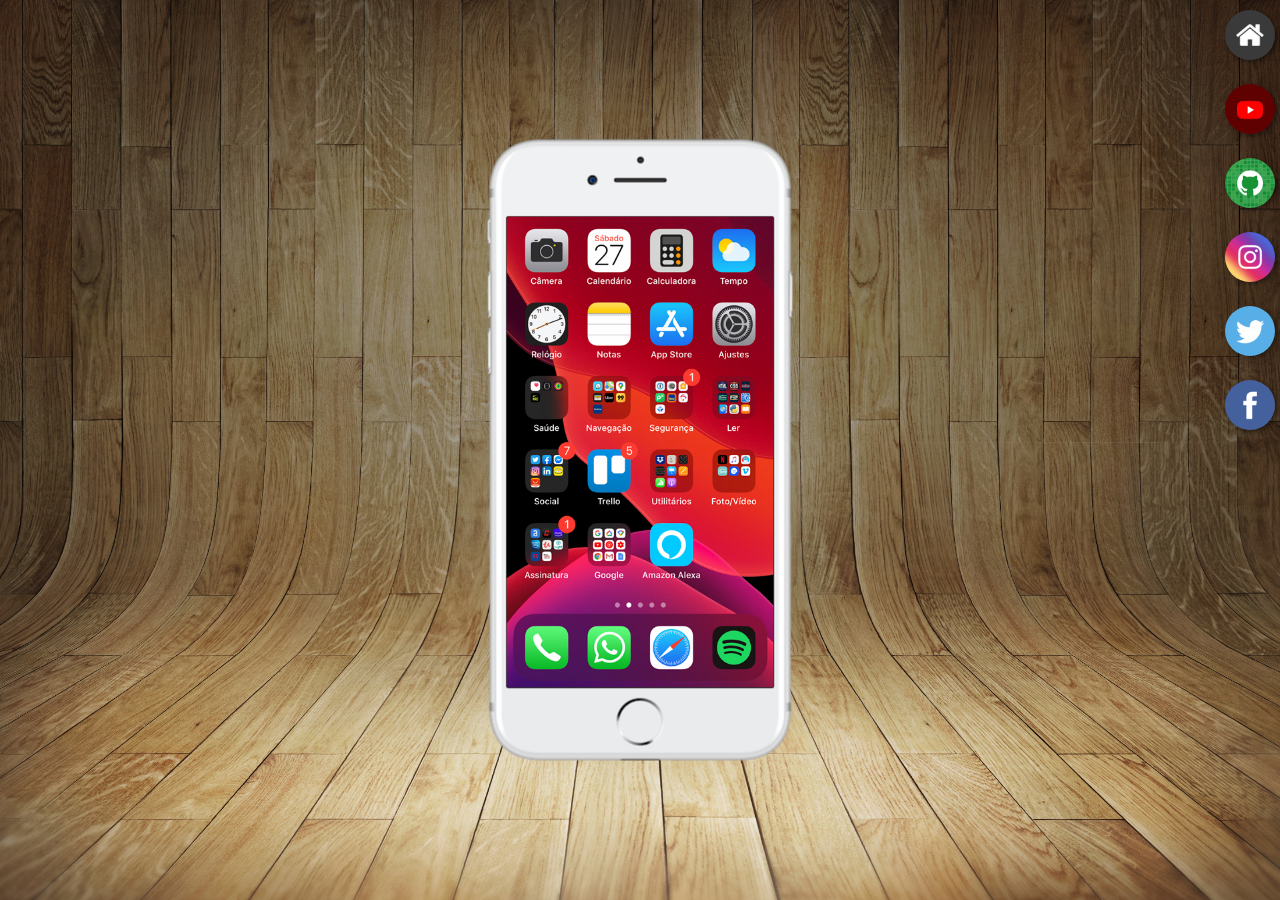
<file: index.html>
<!DOCTYPE html>
<html lang="pt-br">
<head>
    <meta charset="UTF-8">
    <meta name="viewport" content="width=device-width, initial-scale=1.0">
    <link rel="shortcut icon" href="icons/favicon.ico" type="image/x-icon">
    <link rel="stylesheet" href="estilos/style.css">
    <title></title>
</head>
<body>
    <main>
        <section id="telefone">

            <iframe src="home.html" name="tela" id="tela" frameborder="0"></iframe>

        </section>

        <section id="redes-sociais">

            <a href="home.html" target="tela"><img src="imagens/logo-home.jpg" alt="Home"></a><br>
            <a href="youtube.html" target="tela"><img src="imagens/logo-youtube.jpg" alt="Youtube"></a><br>
            <a href="github.html" target="tela"><img src="imagens/logo-github.jpg" alt="Github"></a><br>
            <a href="instagram.html" target="tela"><img src="imagens/logo-instagram.jpg" alt="Instagram"></a><br>
            <a href="twitter.html" target="tela"><img src="imagens/logo-twitter.jpg" alt="Twitter"></a><br>
            <a href="facebook.html" target="tela"><img src="imagens/logo-facebook.jpg" alt="Facebook"></a>


        </section>
    </main>
    
</body>
</html>
</file>
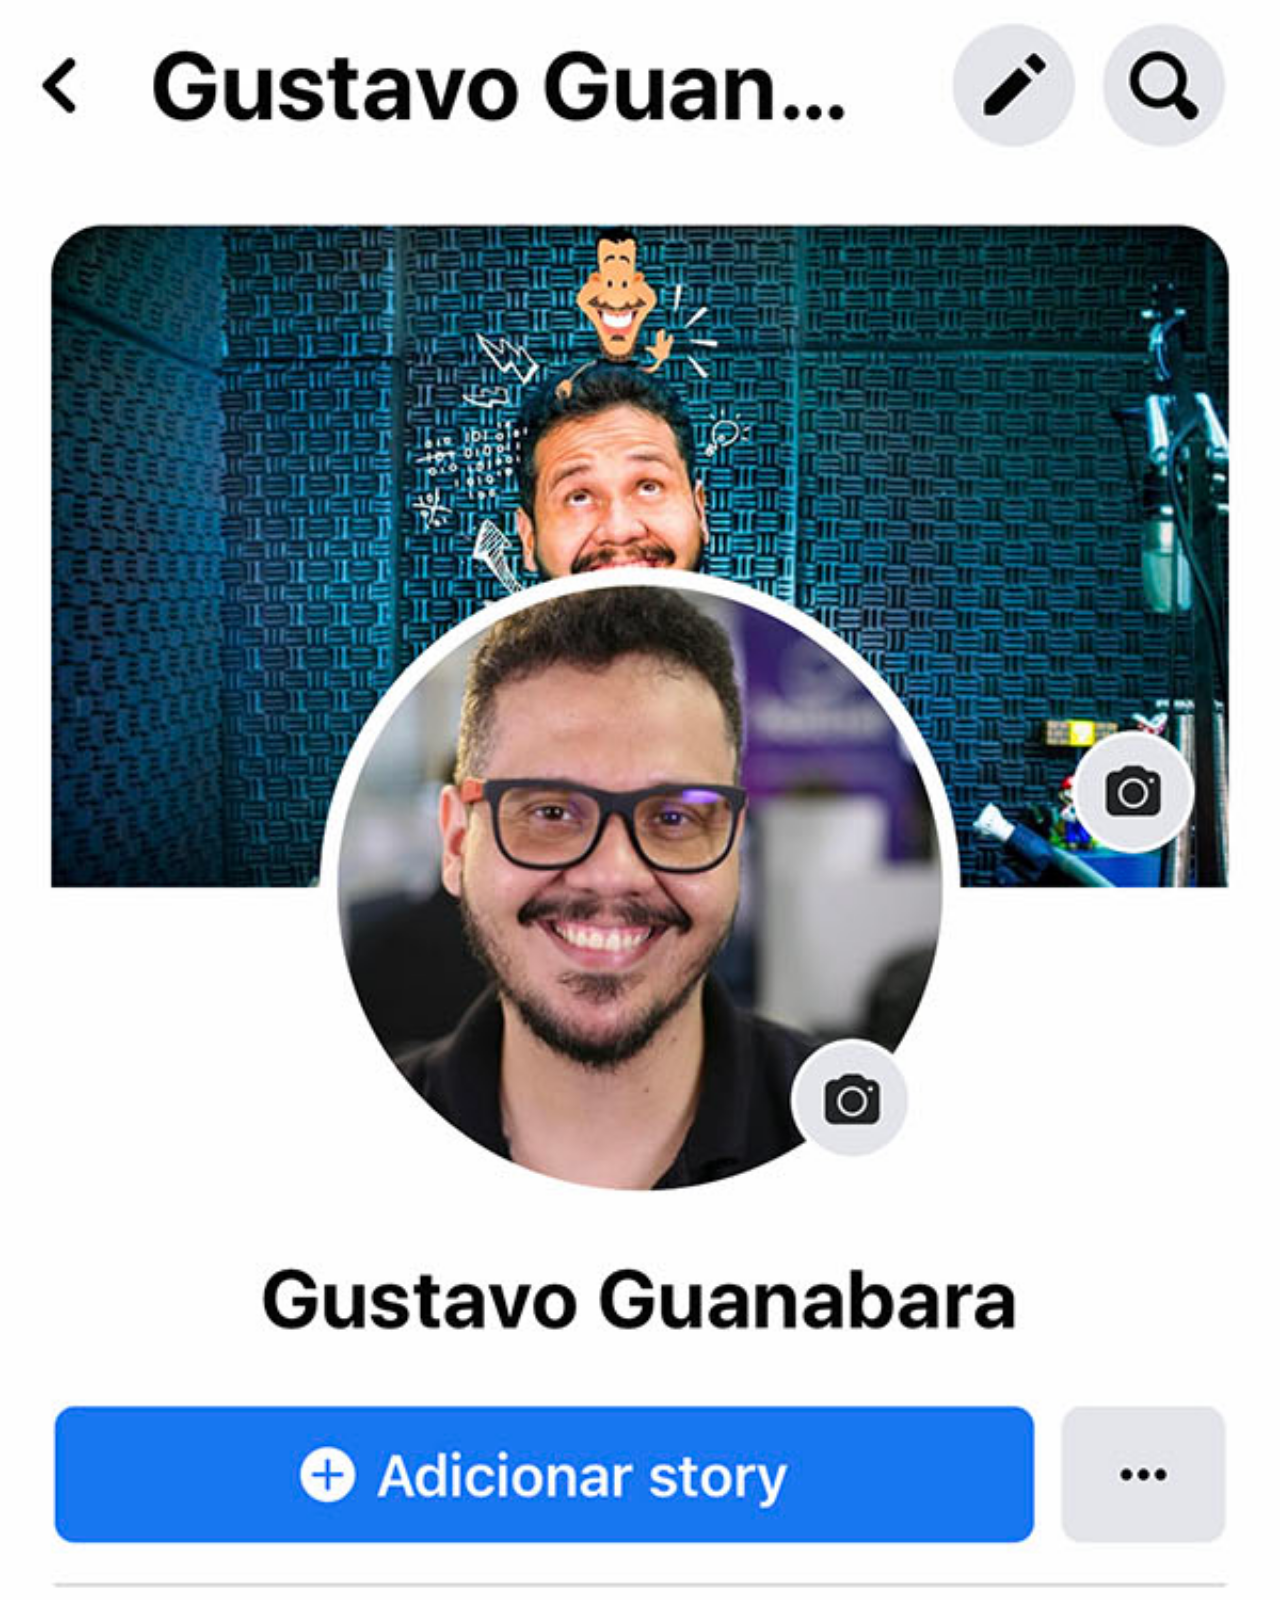
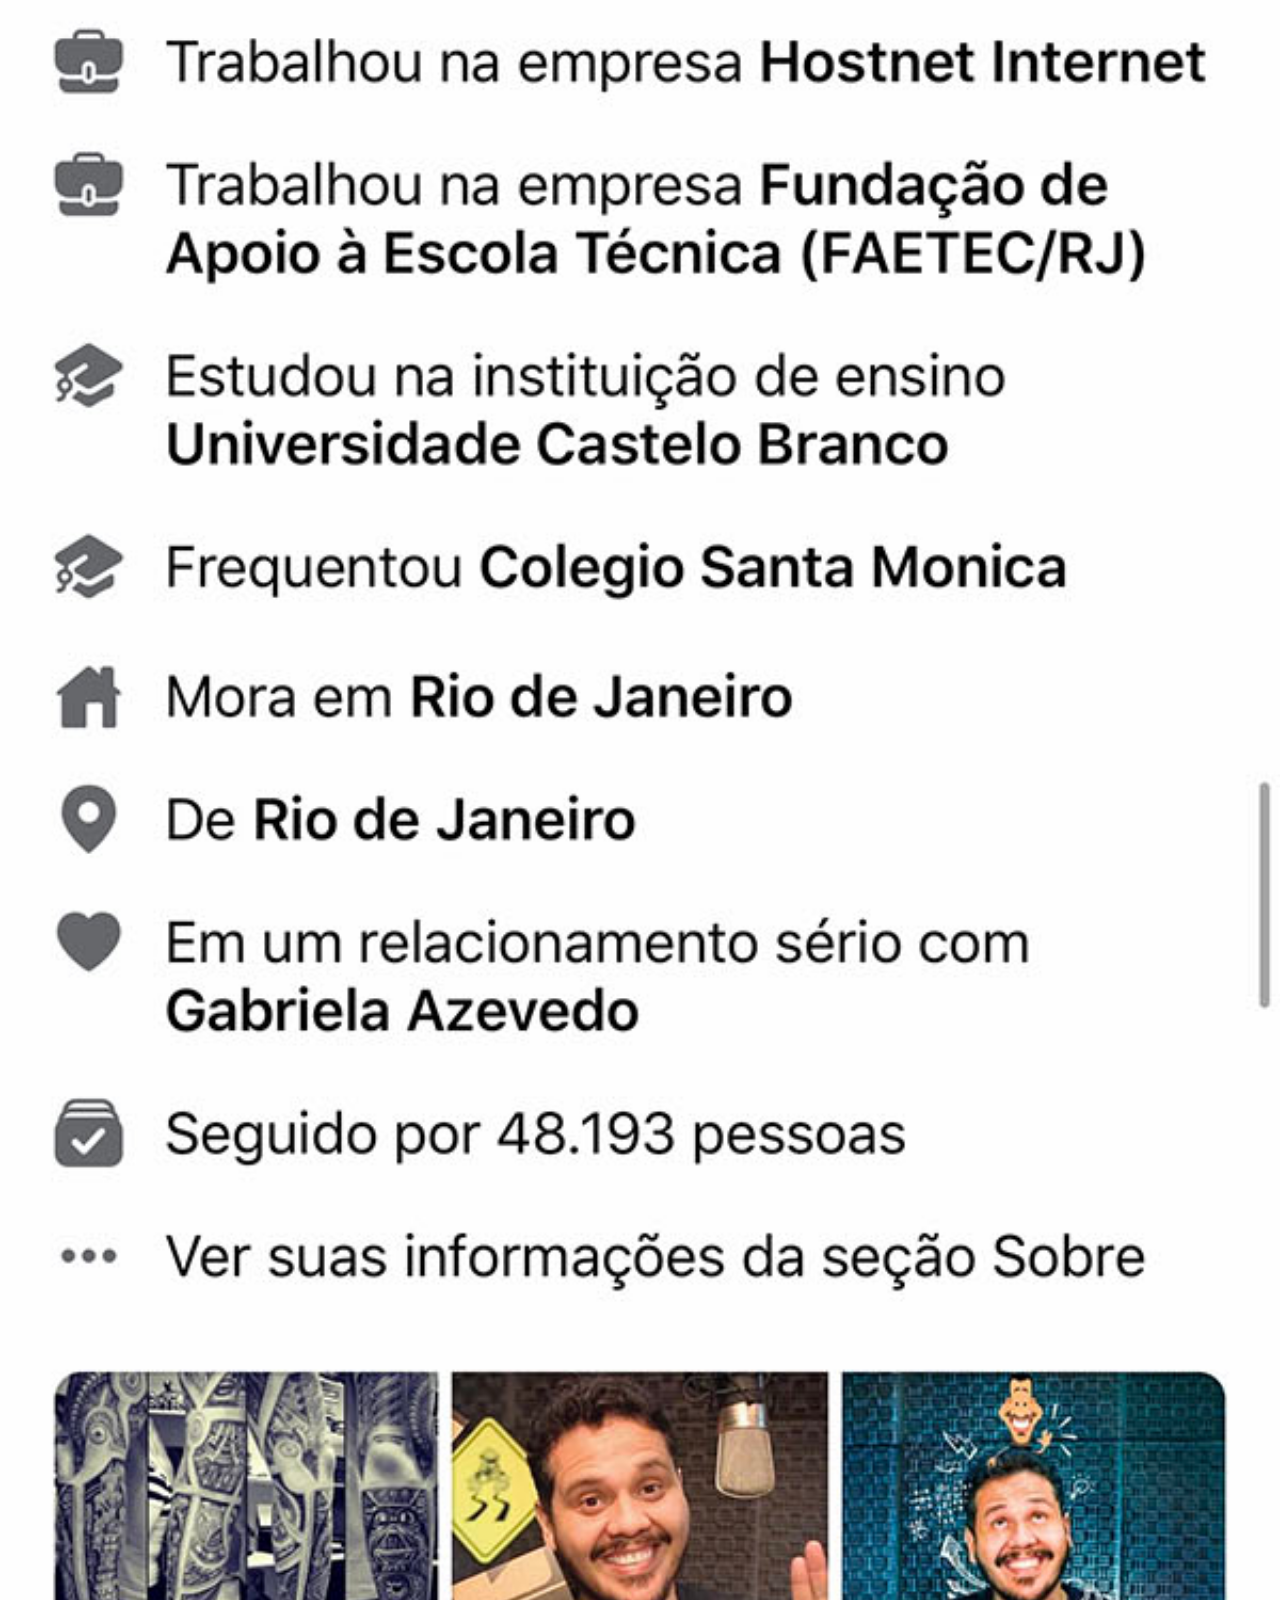
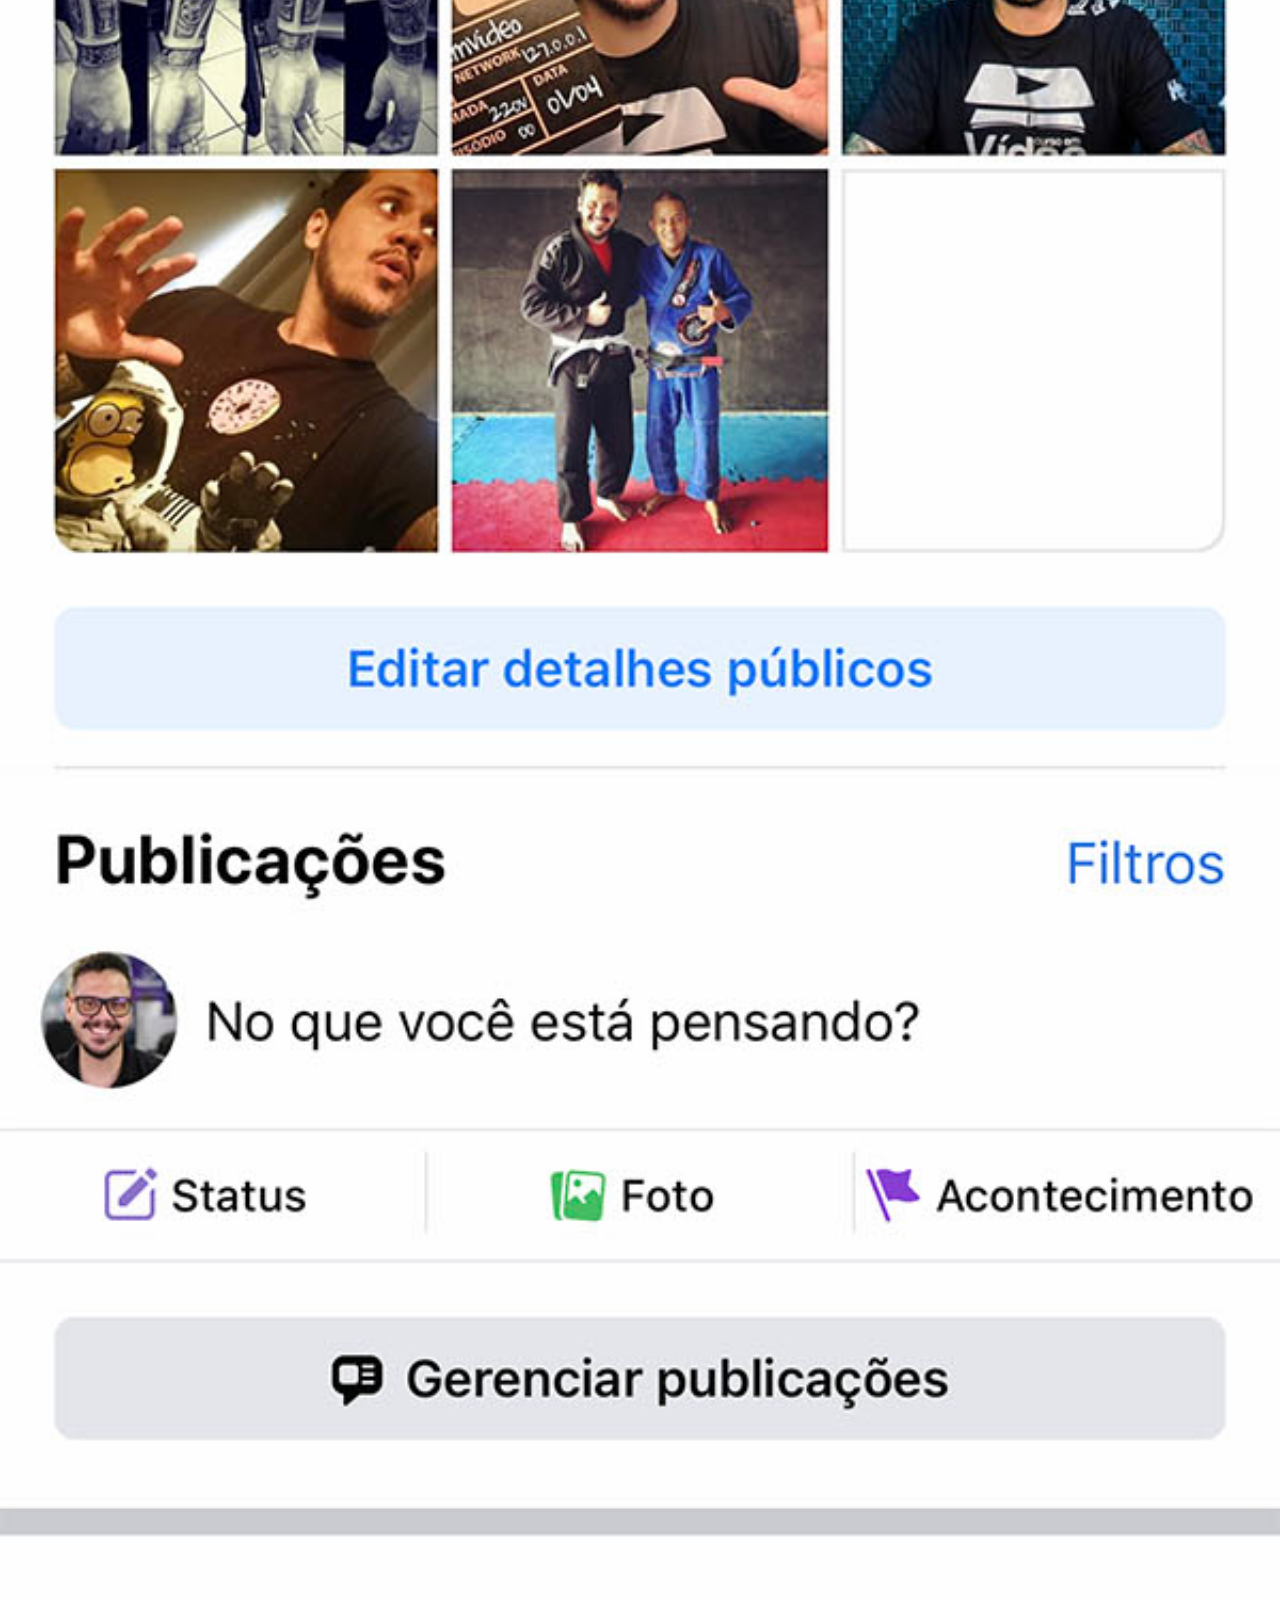
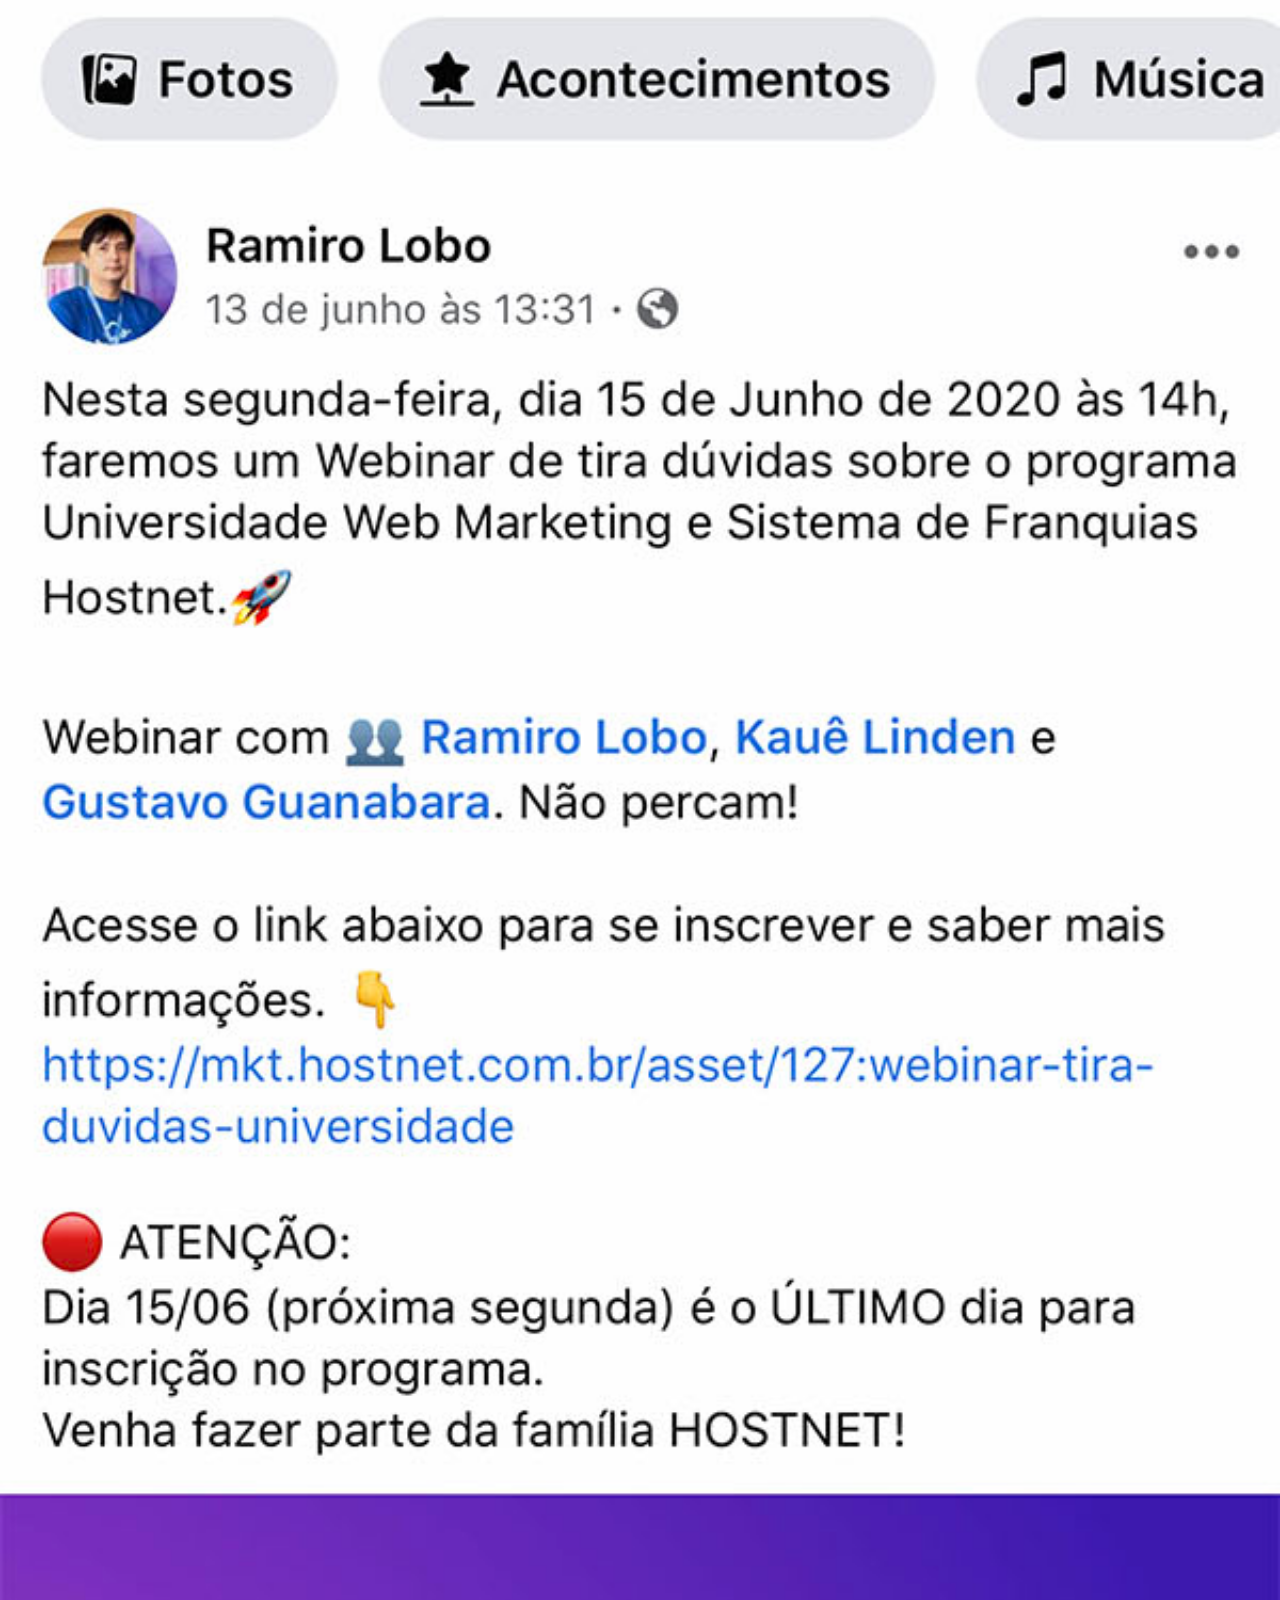
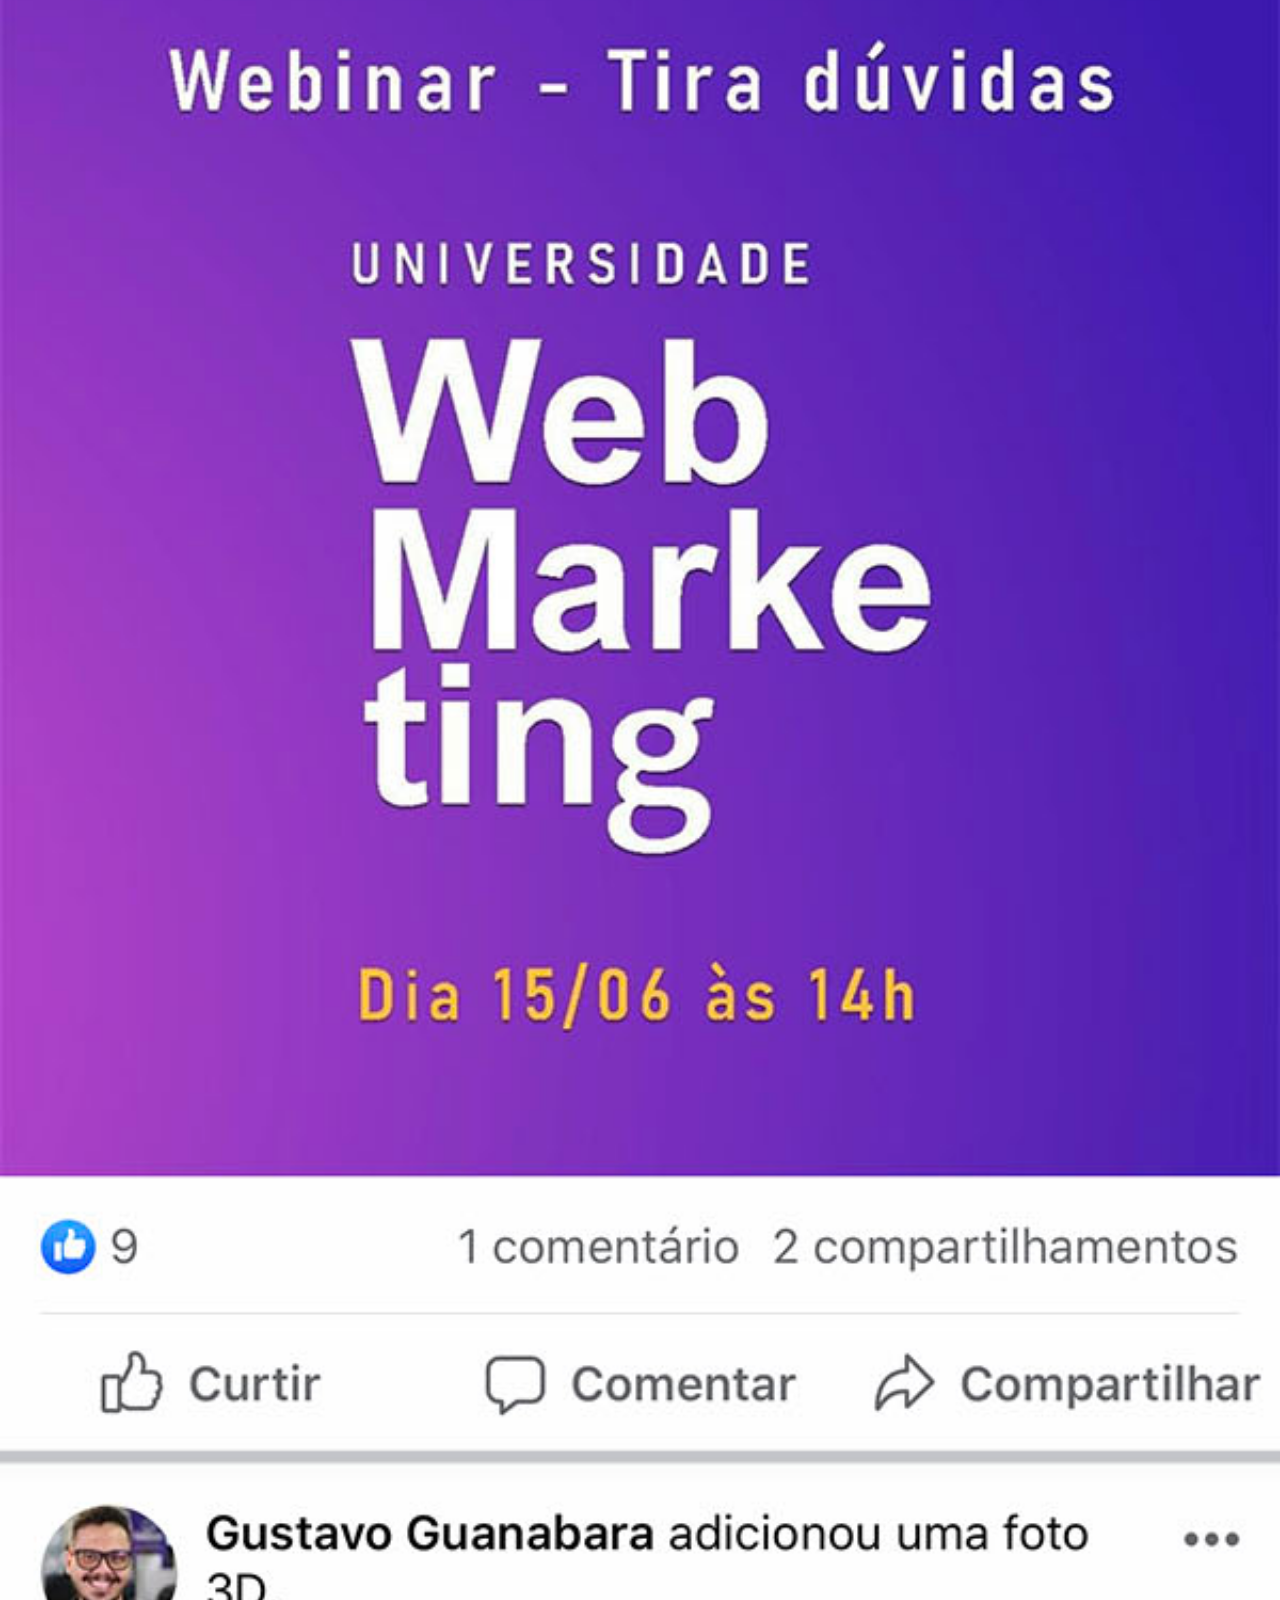
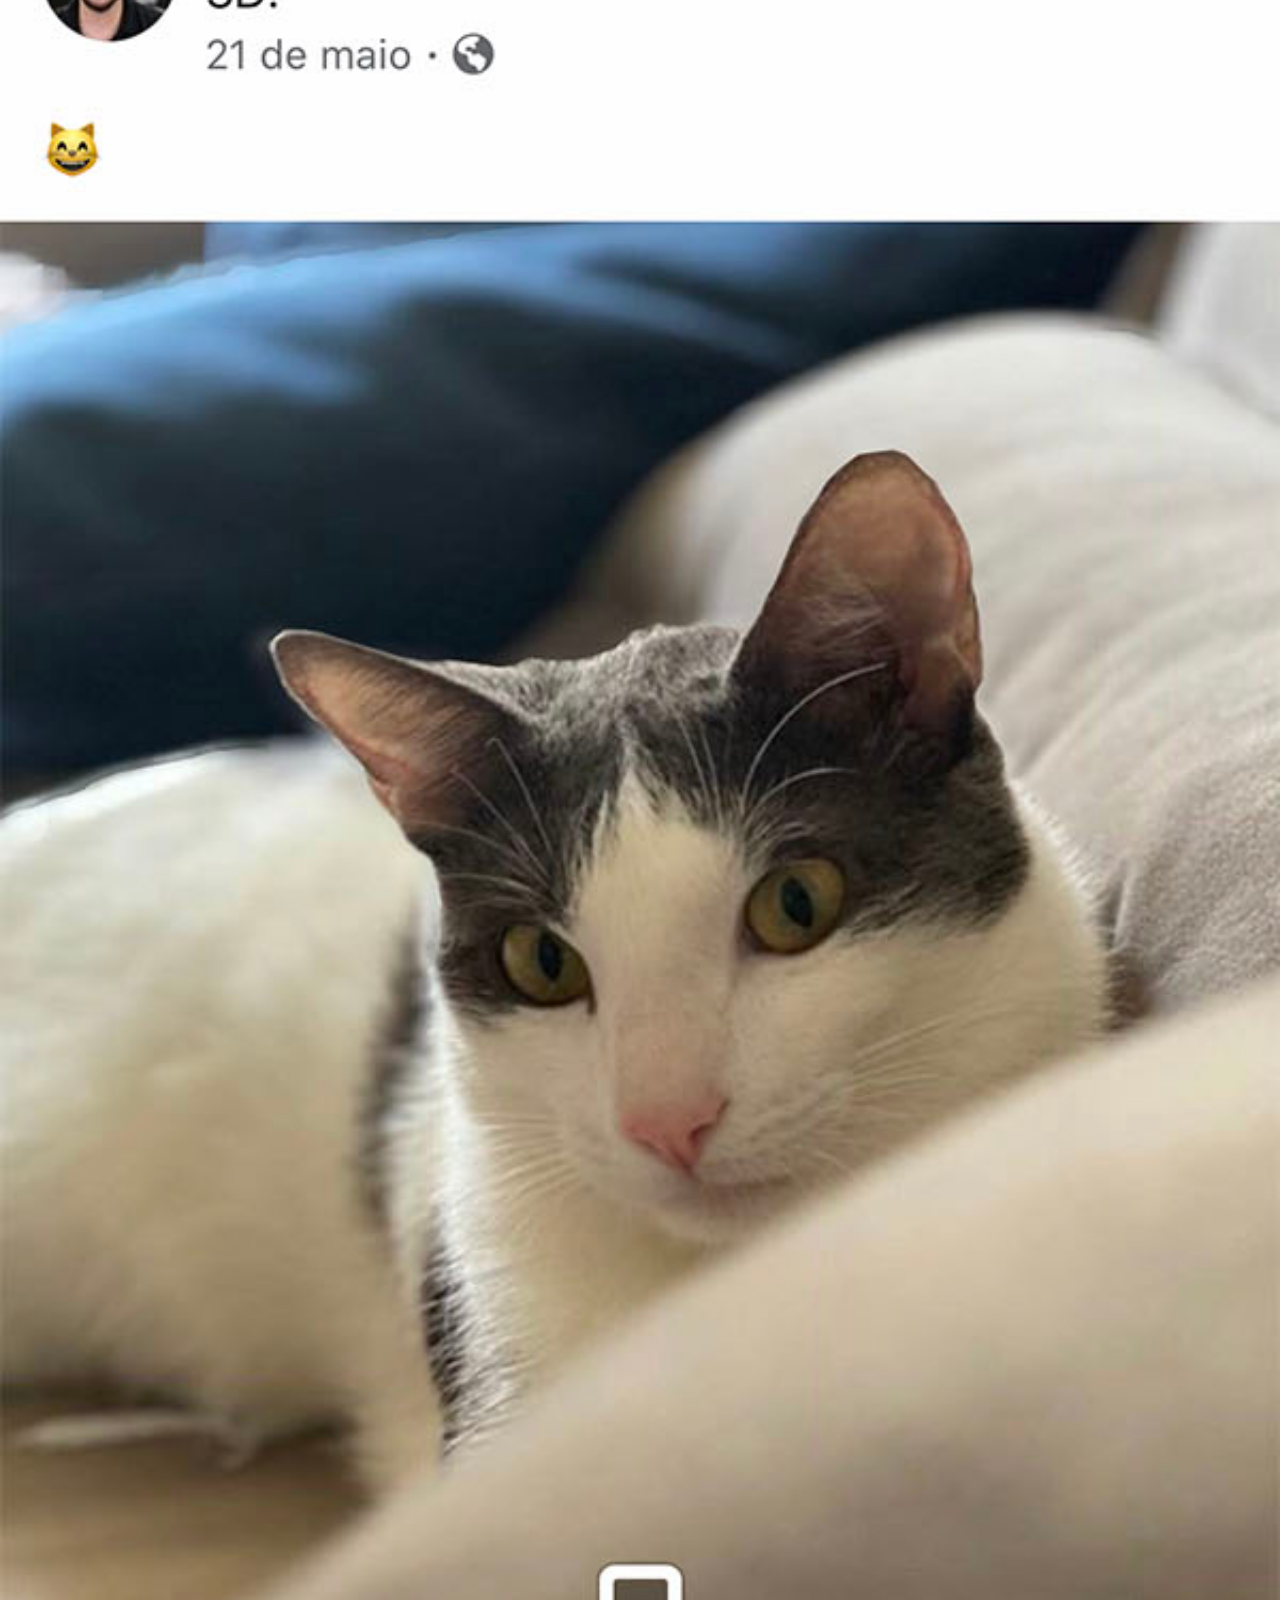
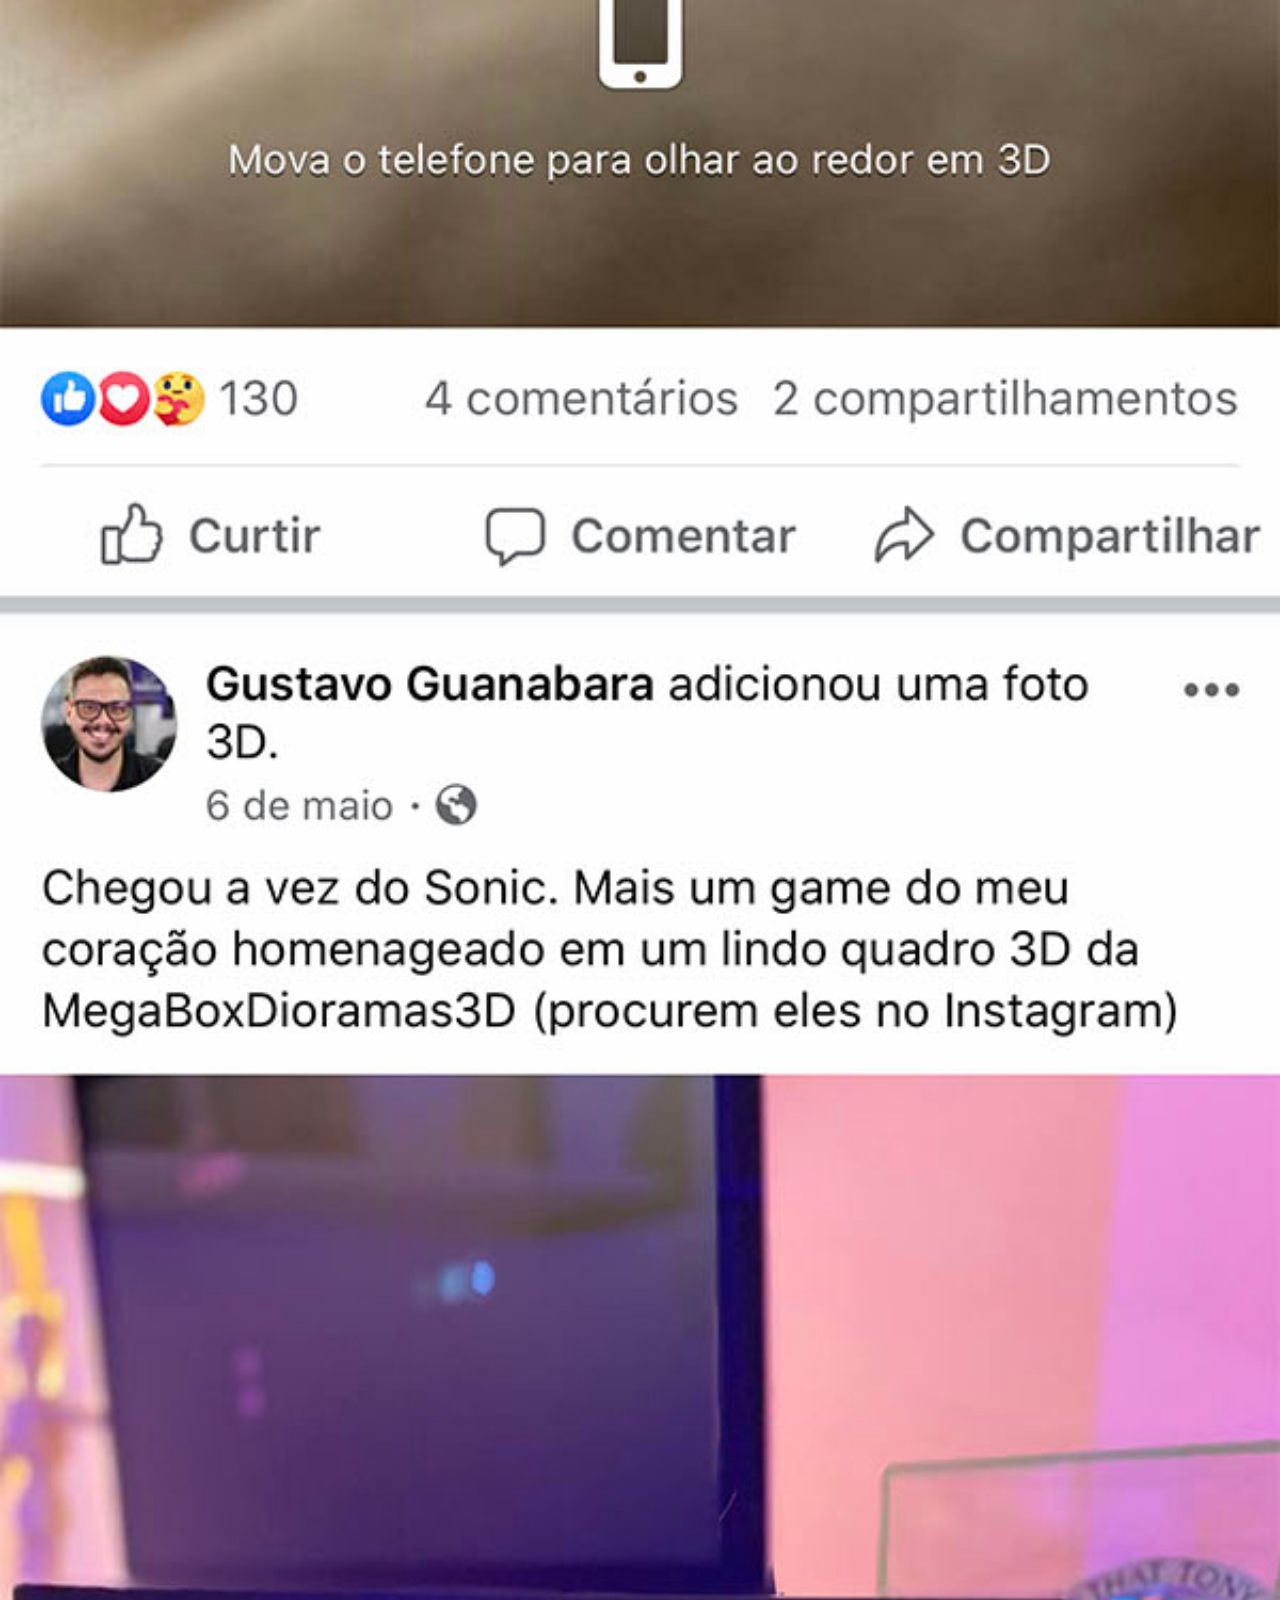
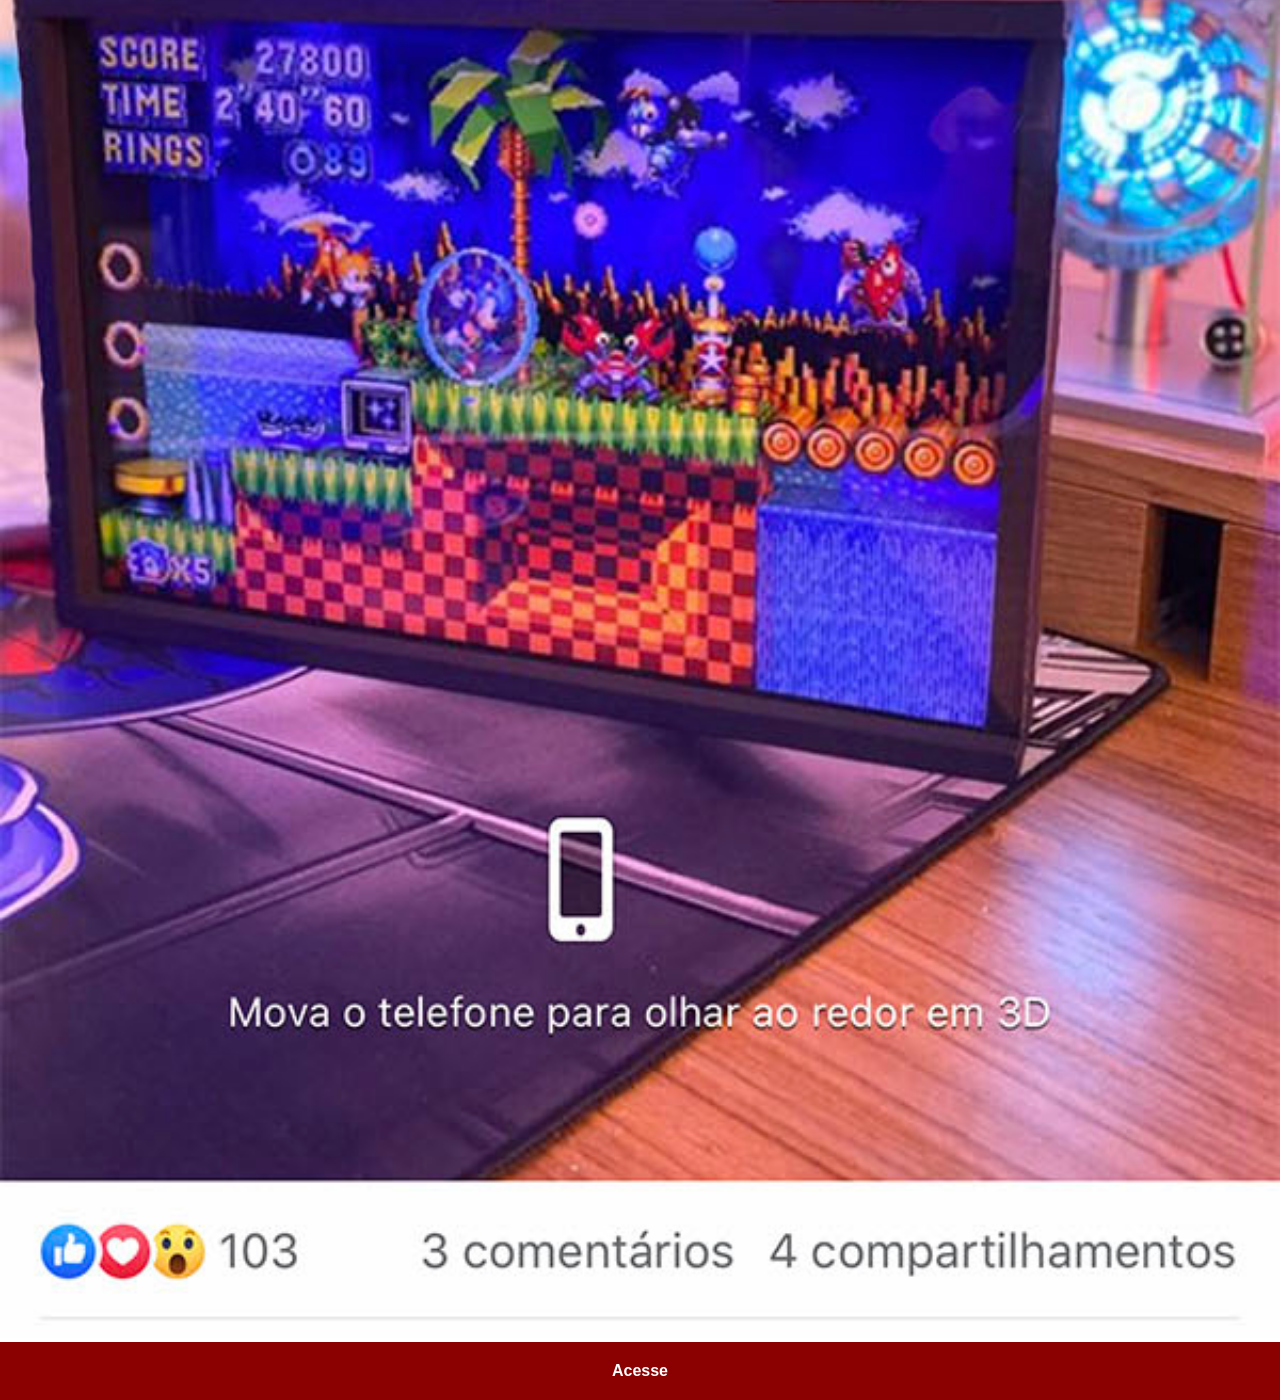
<file: facebook.html>
<!DOCTYPE html>
<html lang="pt-br">
<head>
    <meta charset="UTF-8">
    <meta name="viewport" content="width=device-width, initial-scale=1.0">
    <link rel="stylesheet" href="estilos/social.css">
    <title>Facebook</title>
</head>

<body>
    <img src="imagens/tela-facebook.jpg" alt="Facebook" >
    <a href="https://www.facebook.com/gustavoguanabara/?locale=pt_BR" target="_blank">Acesse</a>
    
</body>
</html>
</file>
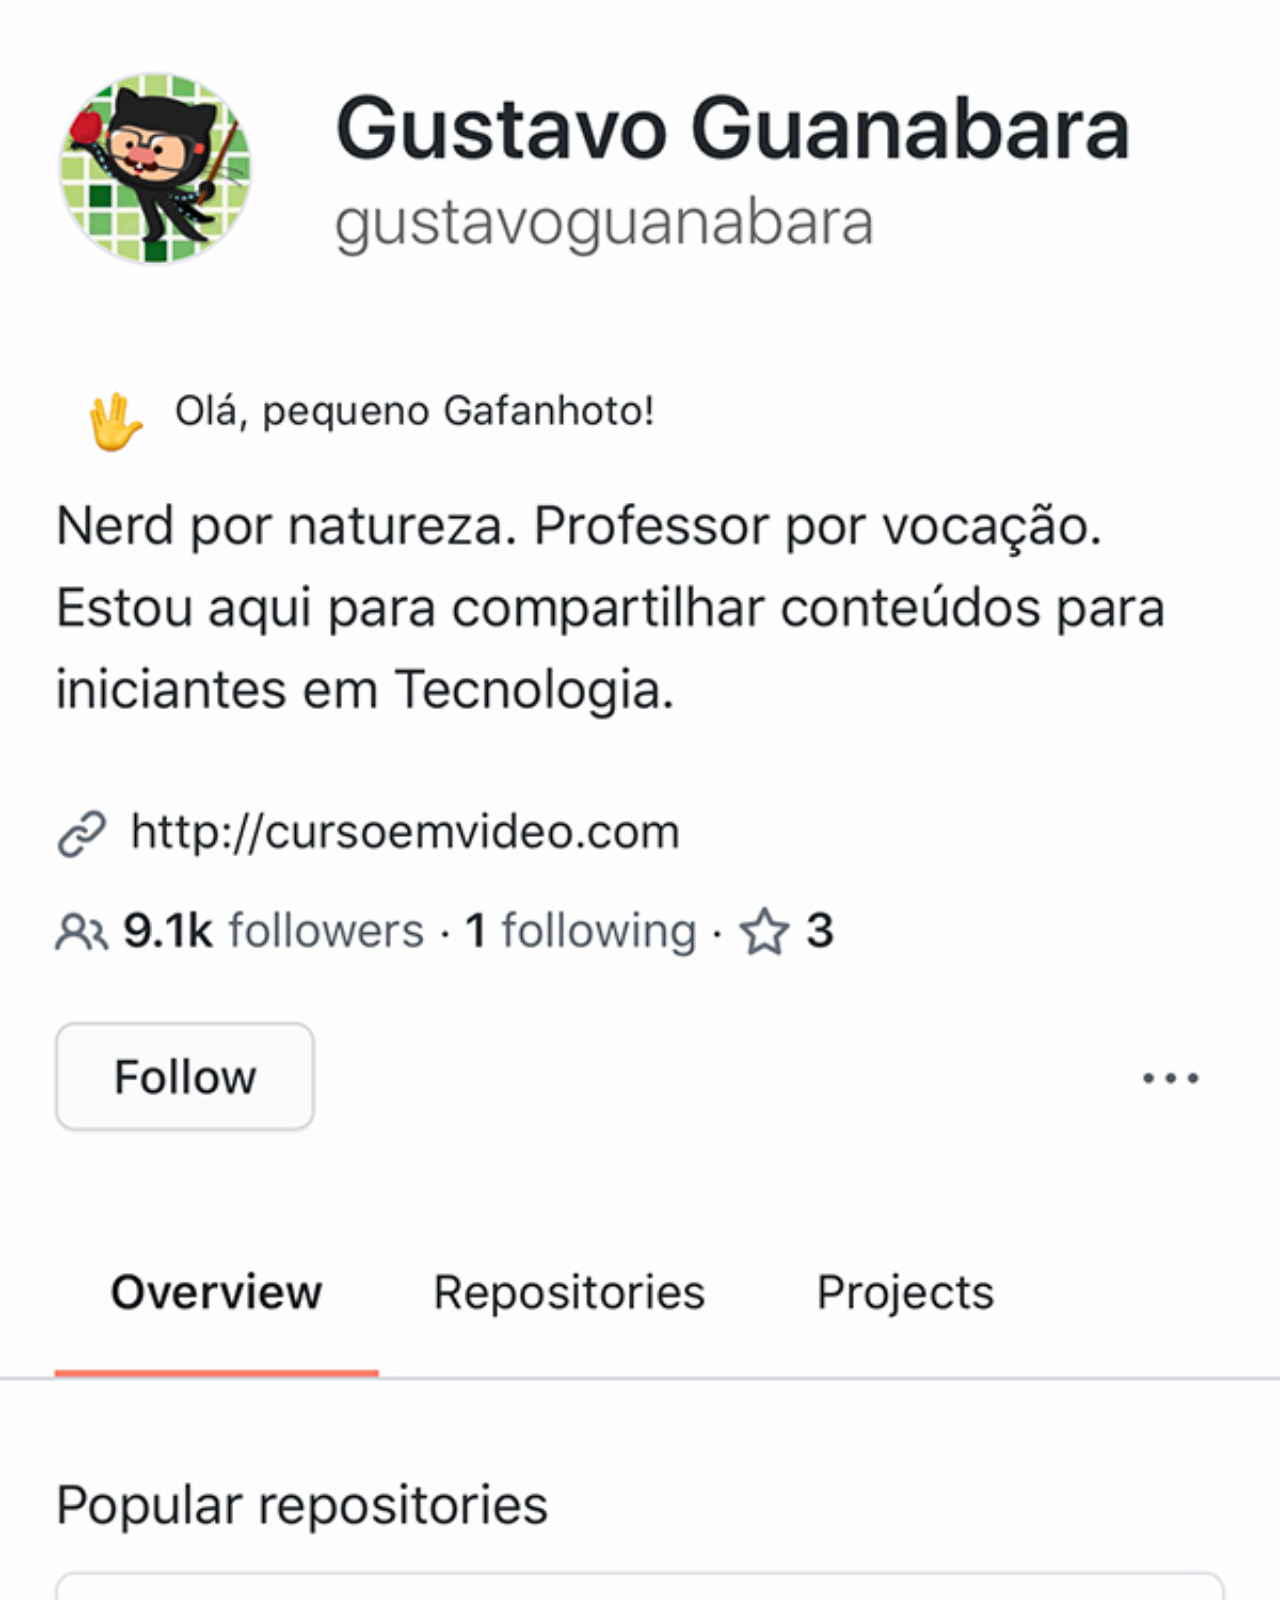
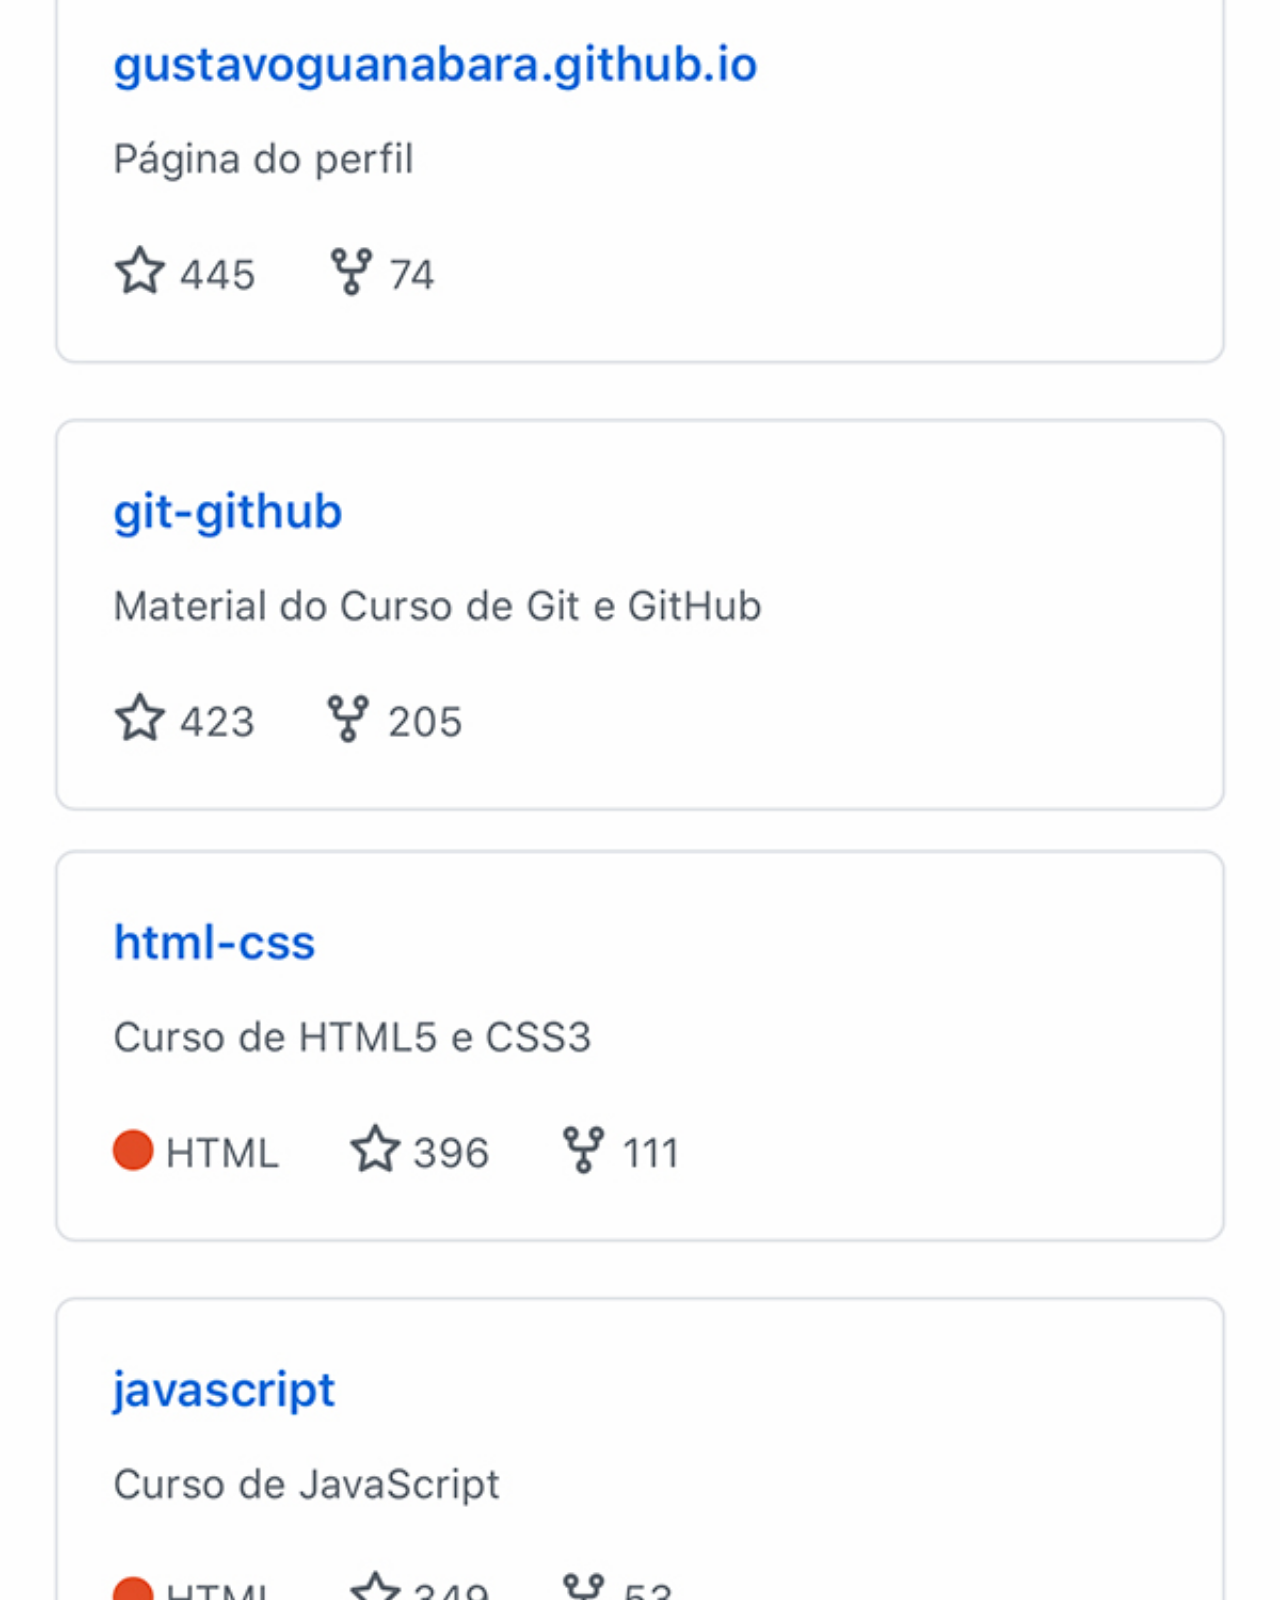
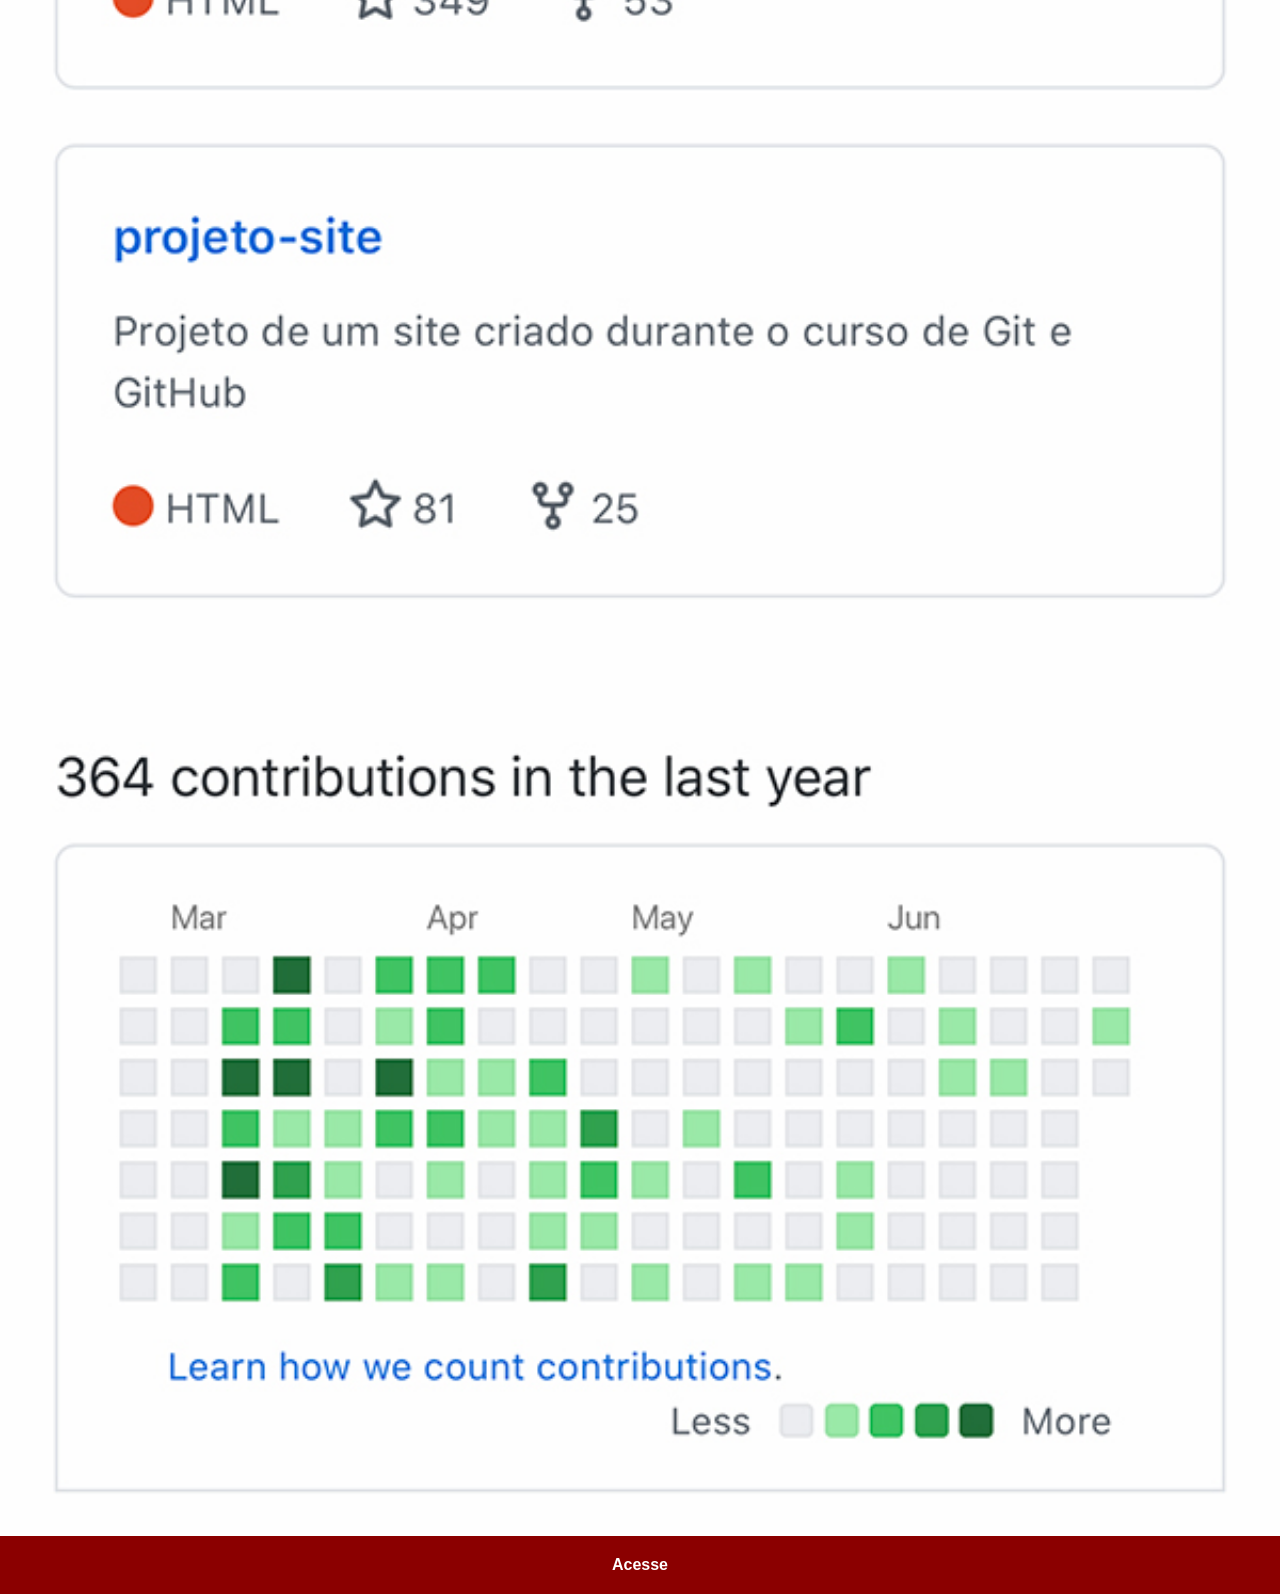
<file: github.html>
<!DOCTYPE html>
<html lang="pt-br">
<head>
    <meta charset="UTF-8">
    <meta name="viewport" content="width=device-width, initial-scale=1.0">
    <link rel="stylesheet" href="estilos/social.css">
    <title>Github</title>
</head>
<body>
    <img src="imagens/tela-github.jpg" alt="GitHub">
    <a href="https://github.com/gustavoguanabara" target="_blank">Acesse</a>
    
</body>
</html>
</file>
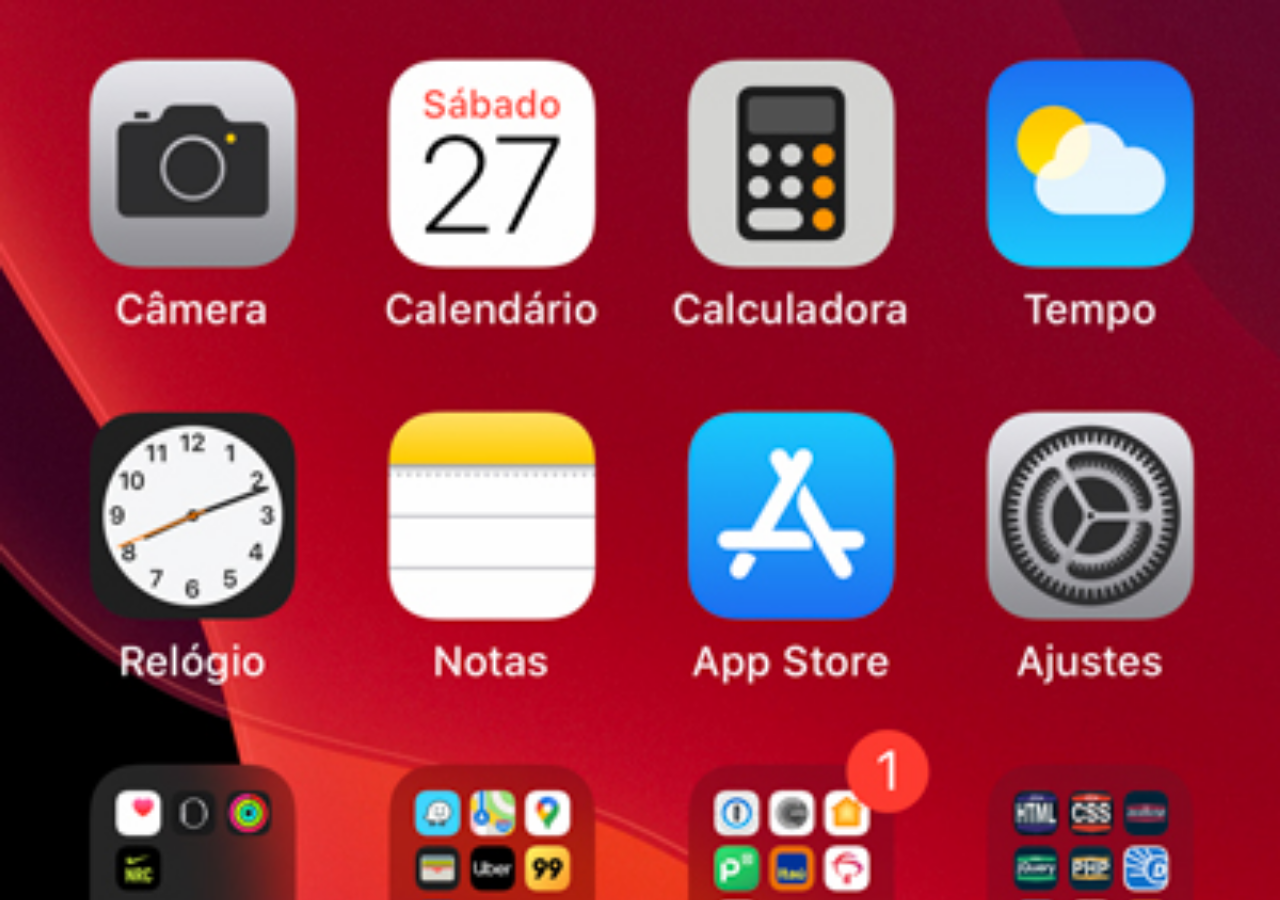
<file: home.html>
<!DOCTYPE html>
<html lang="pt-br">
<head>
    <meta charset="UTF-8">
    <meta name="viewport" content="width=device-width, initial-scale=1.0">
    <title>Home</title>
</head>
<style>
    *{
        margin: 0px;
        padding: 0px;
    }

    body{
        width: 100vw;
        height: 100vh;
        background: black url(imagens/tela-home.jpg) no-repeat top center;
        background-size: cover;
    }
</style>
<body>
    
</body>
</html>
</file>
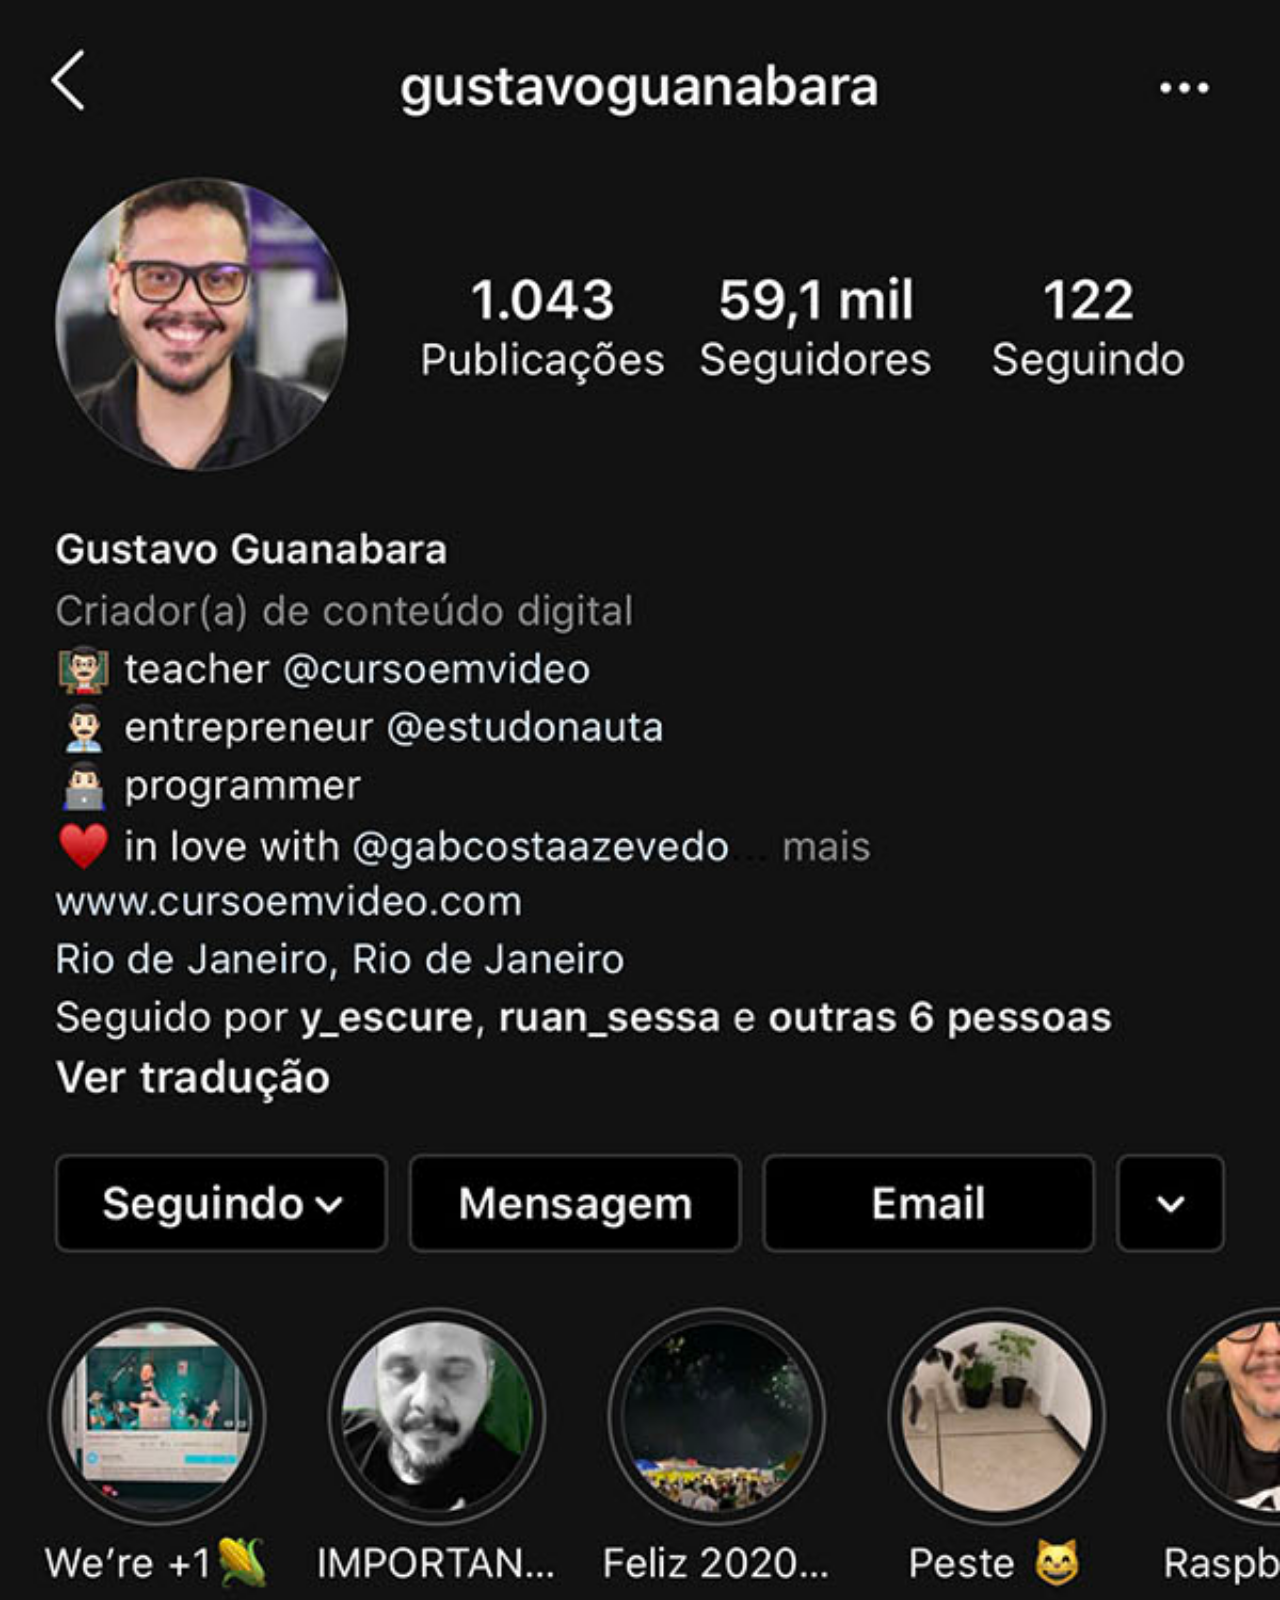
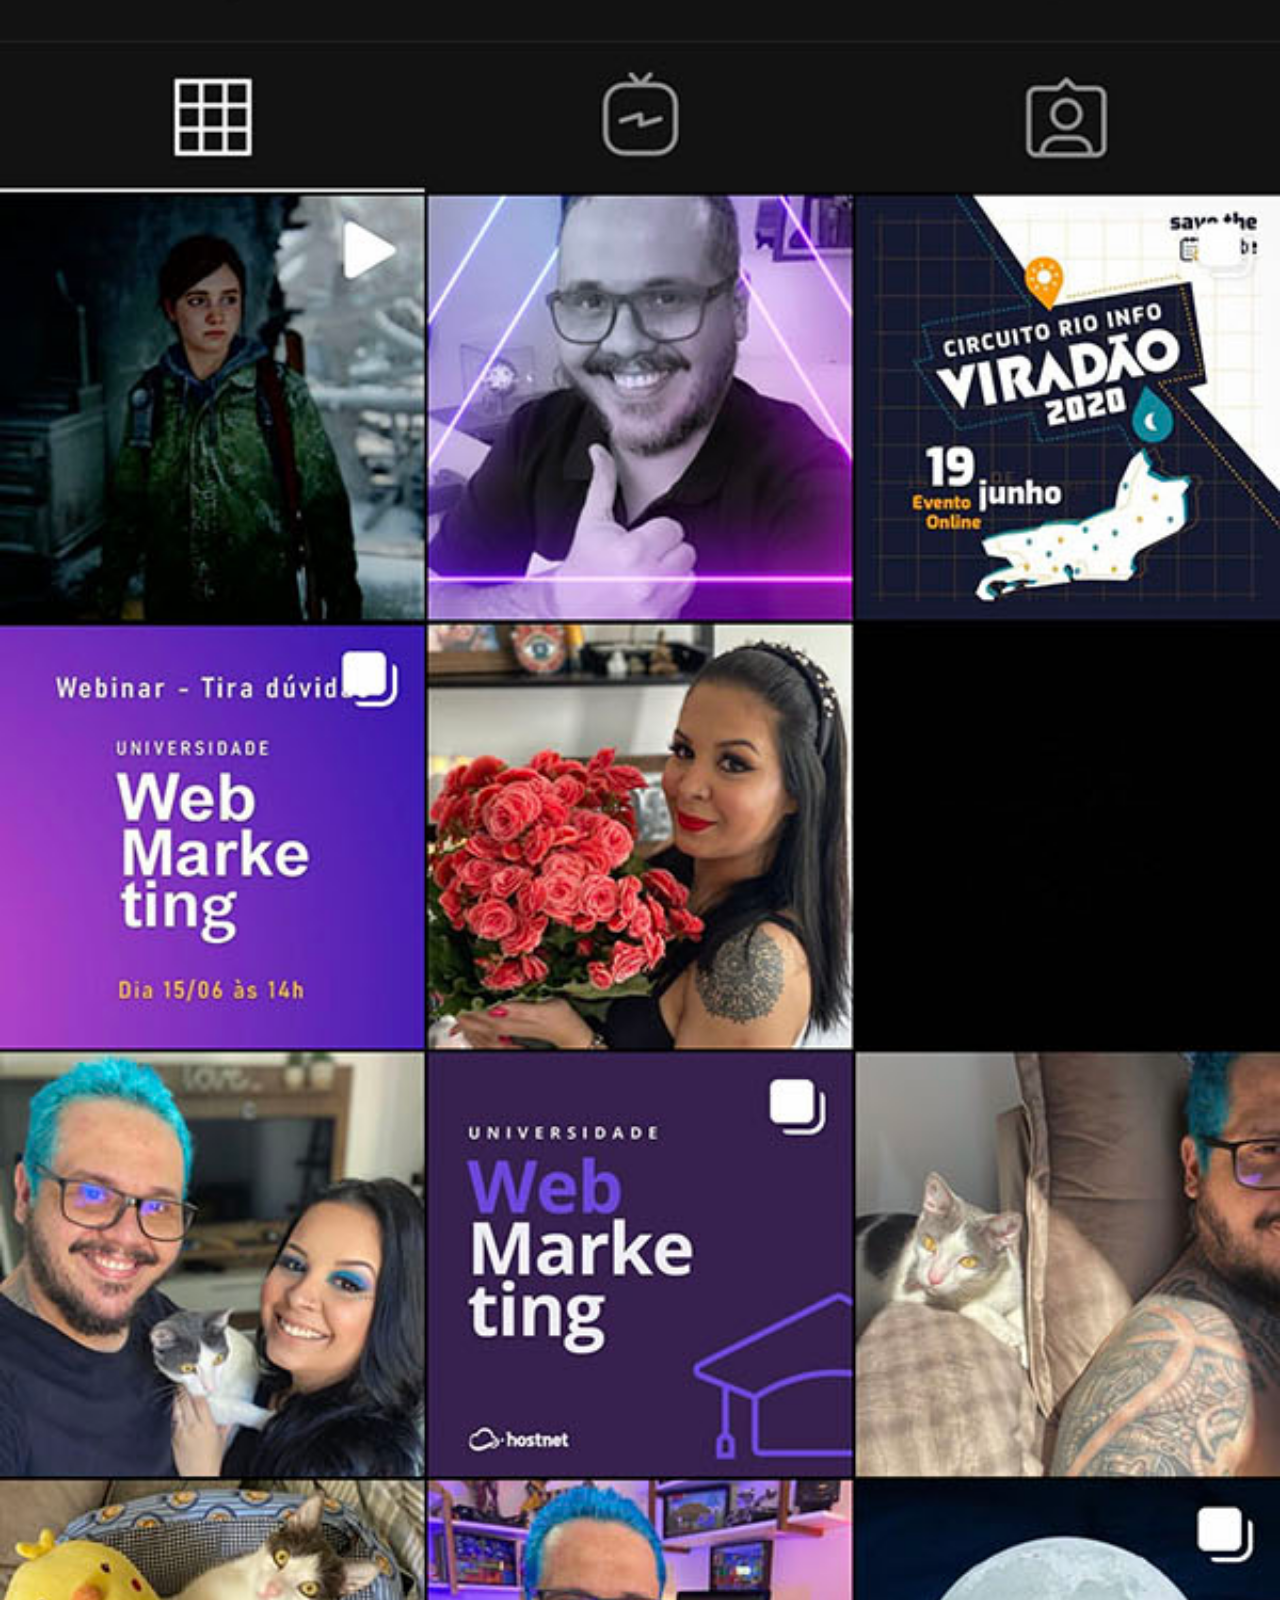
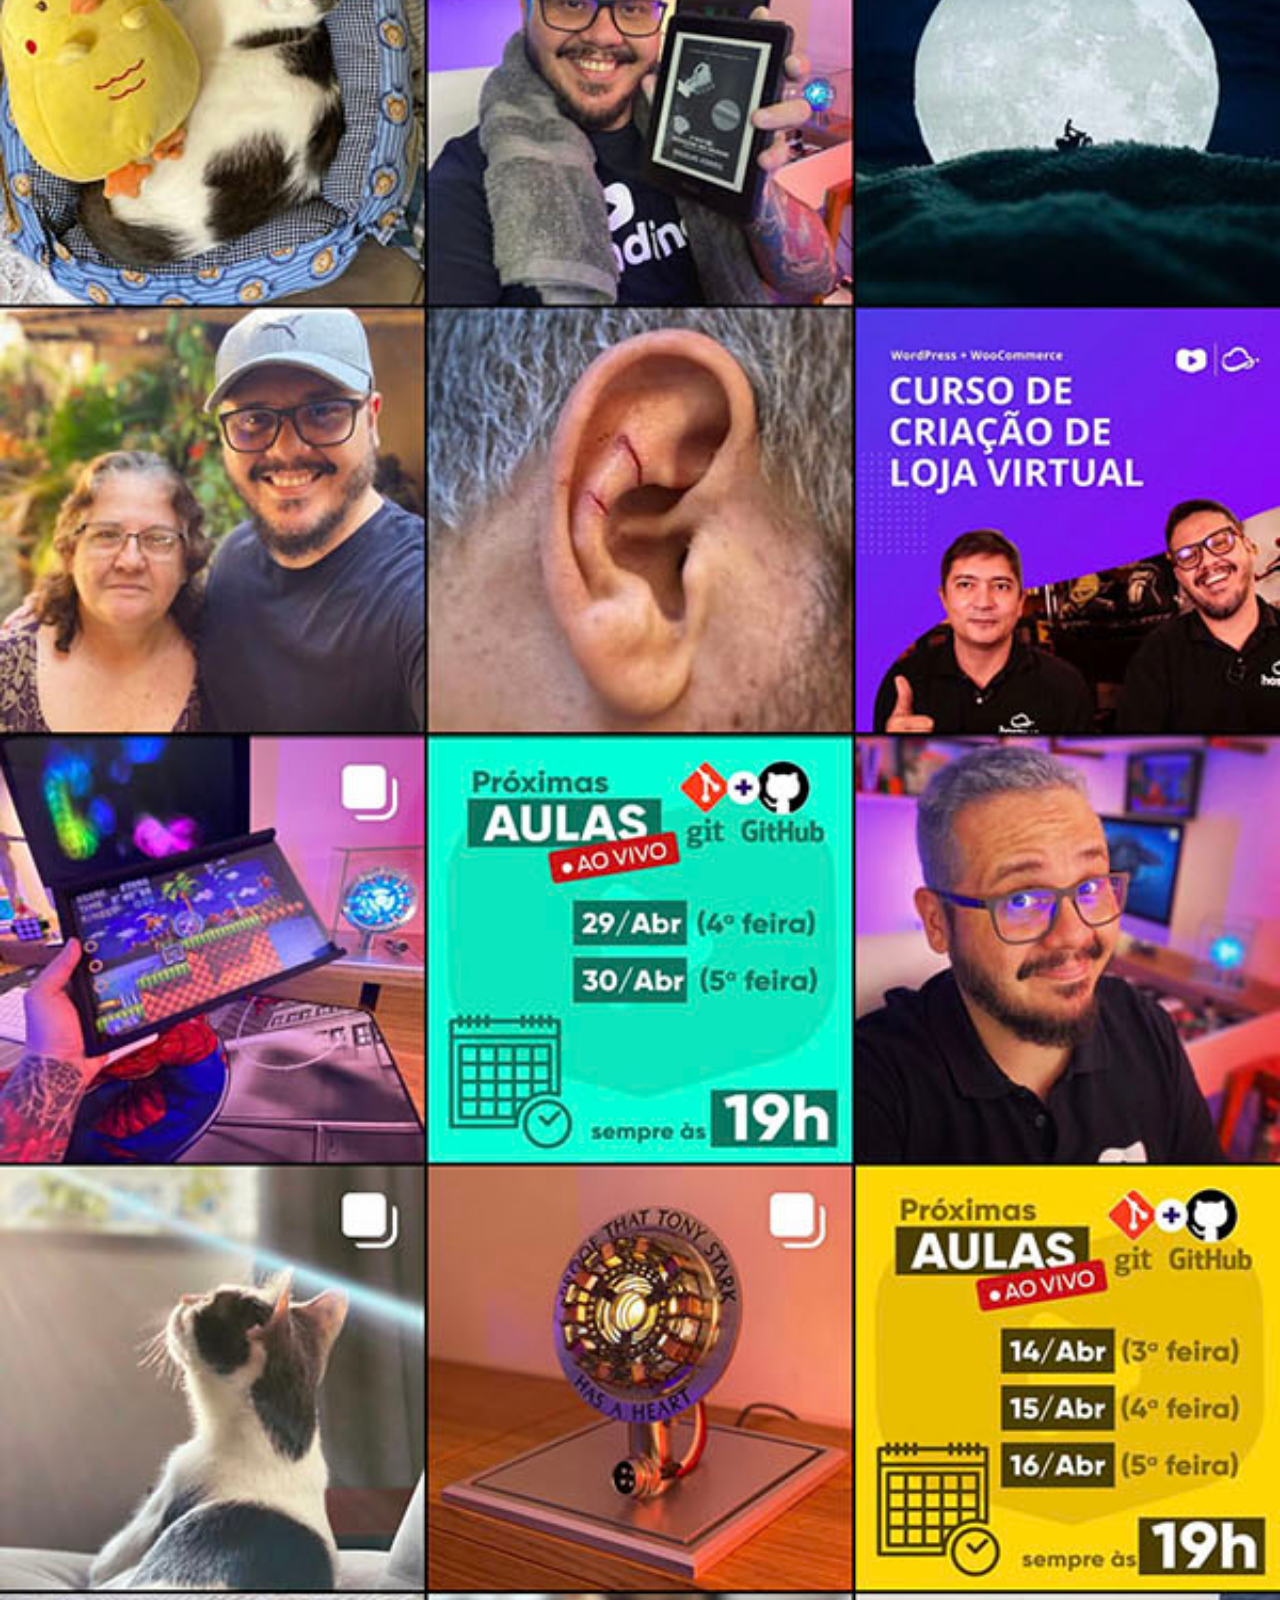
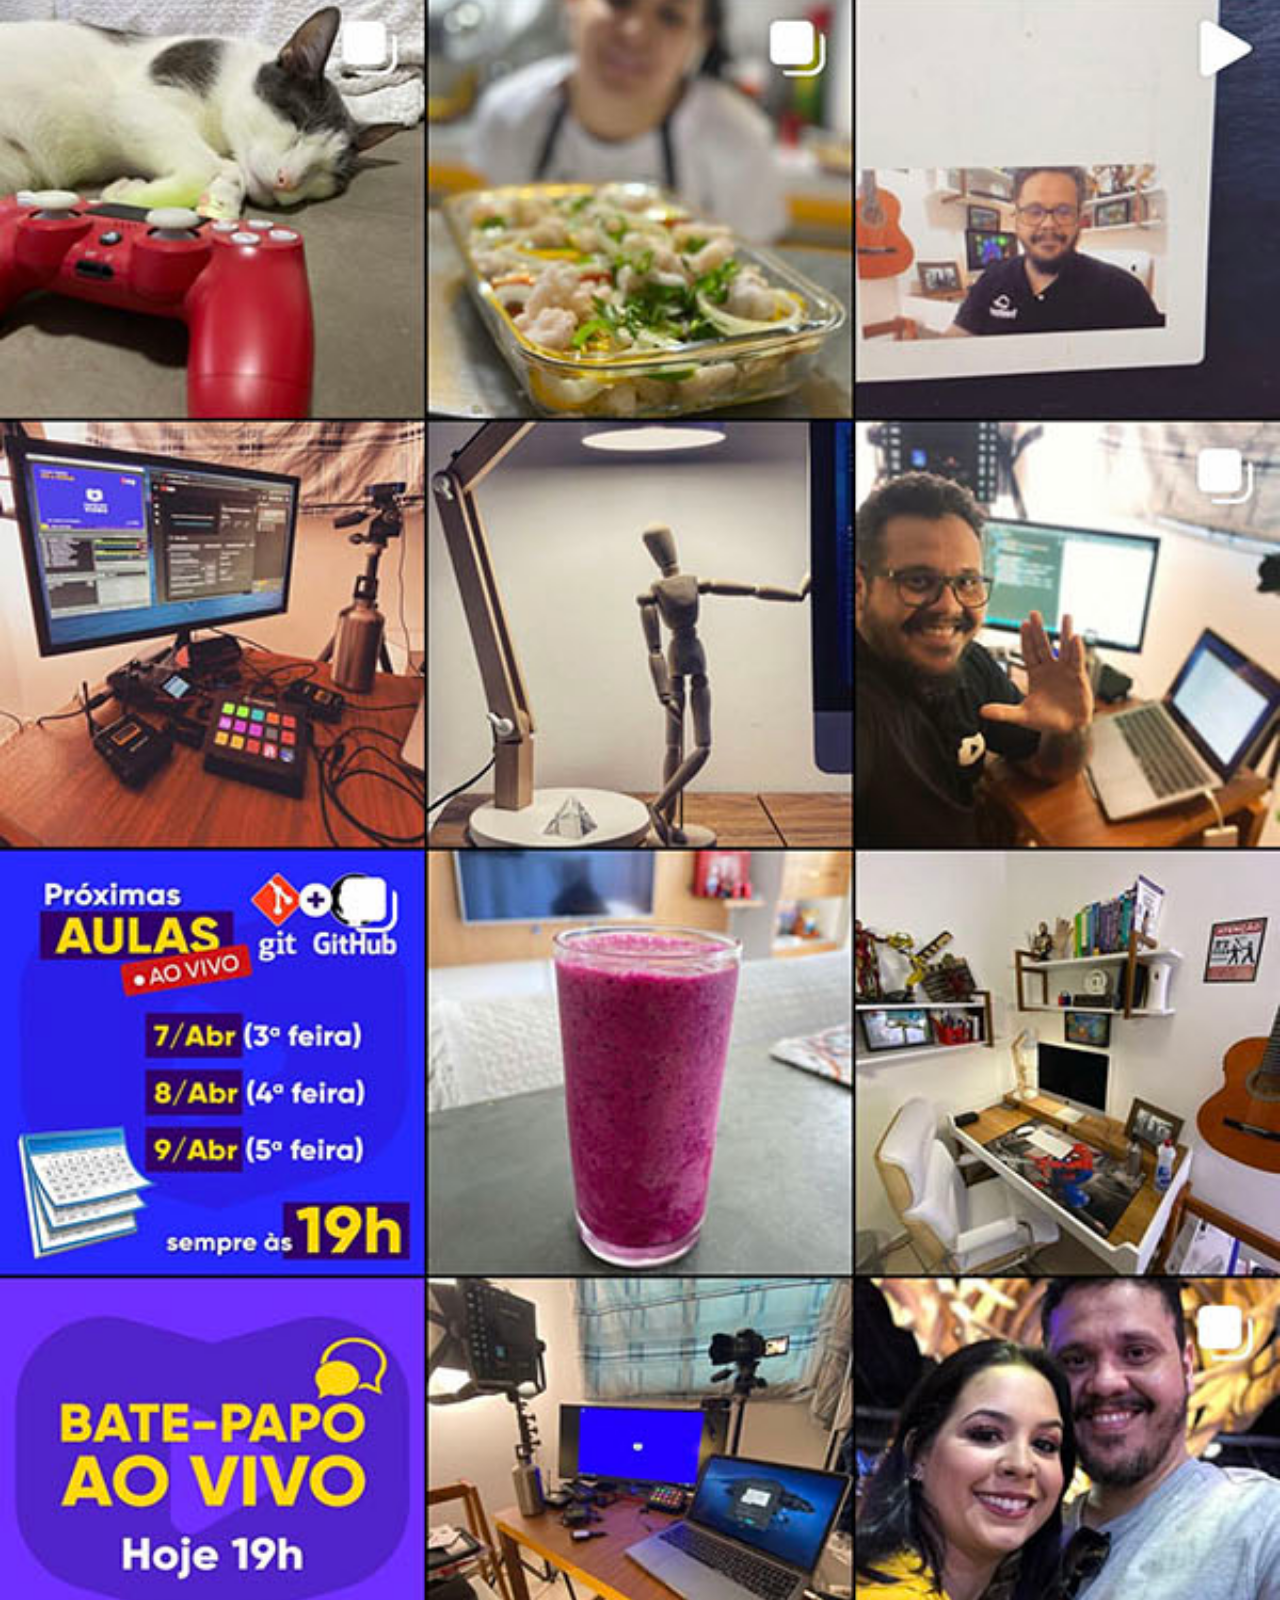
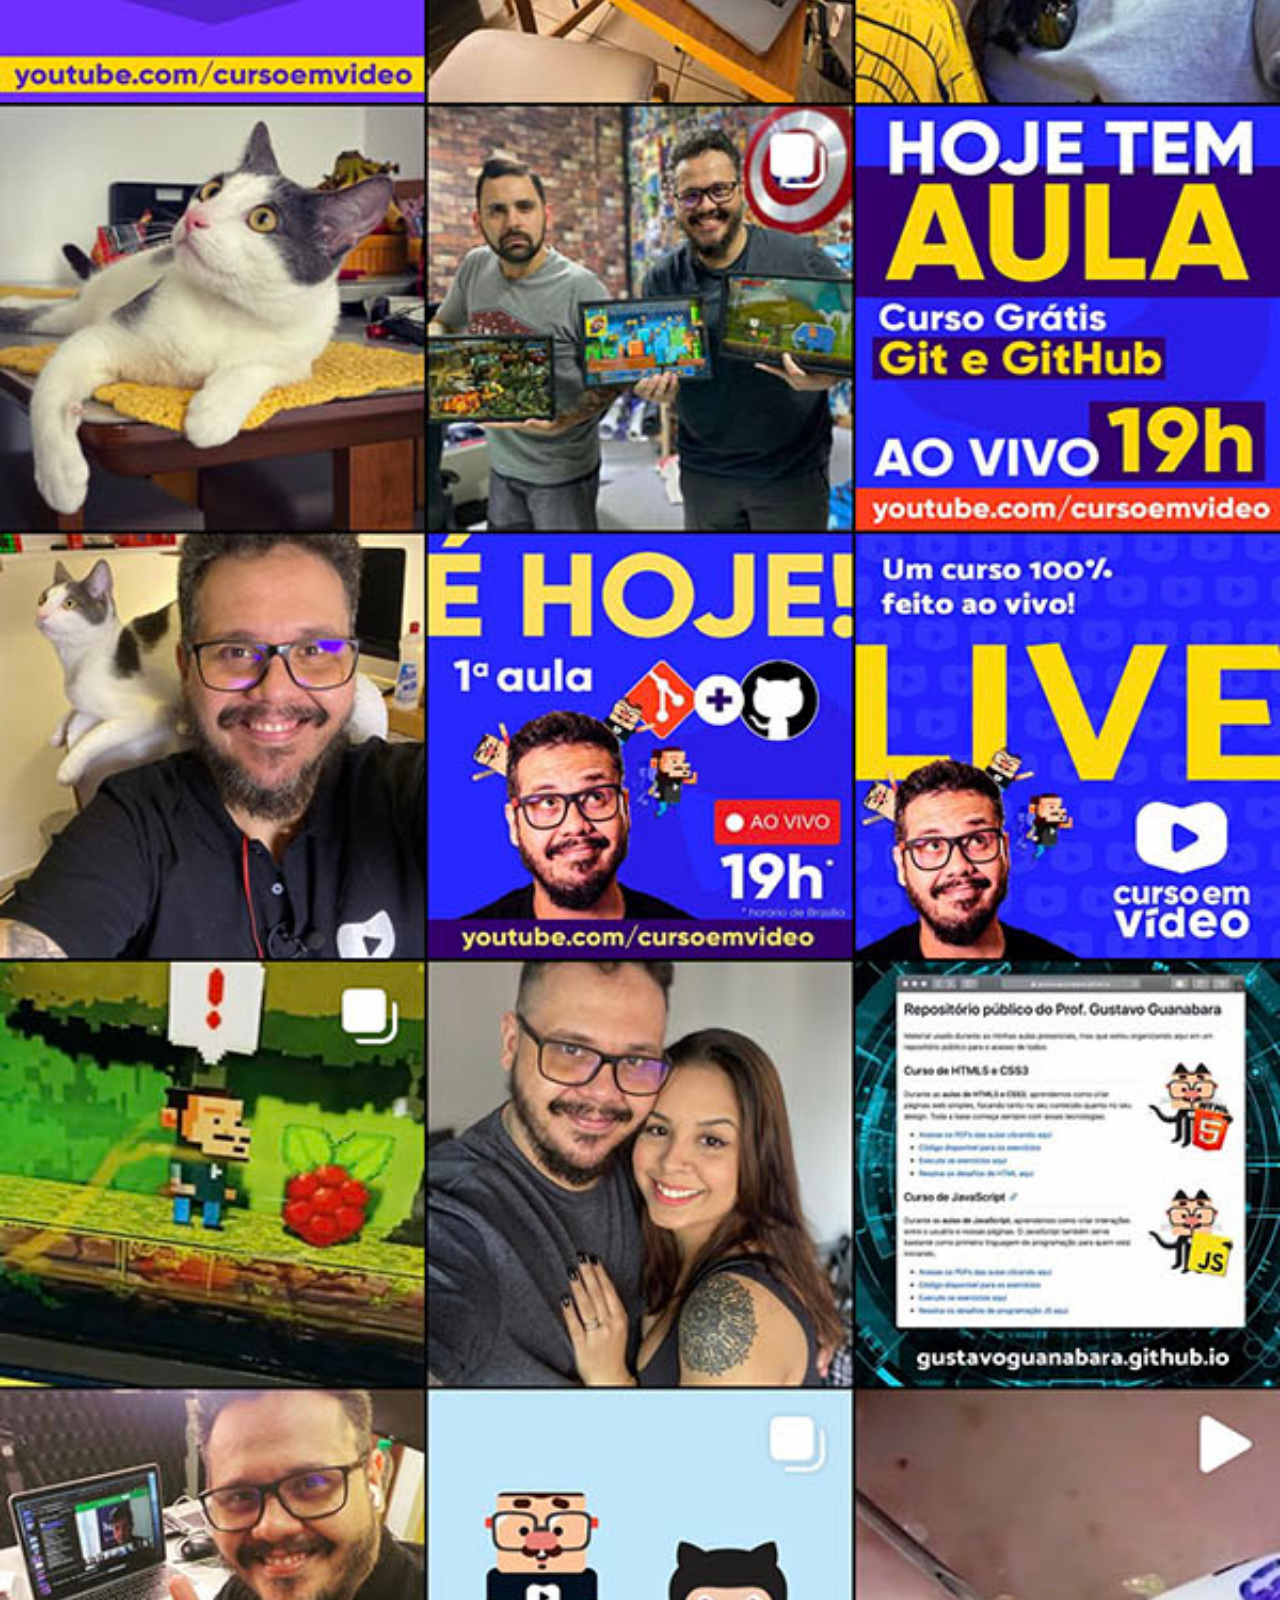
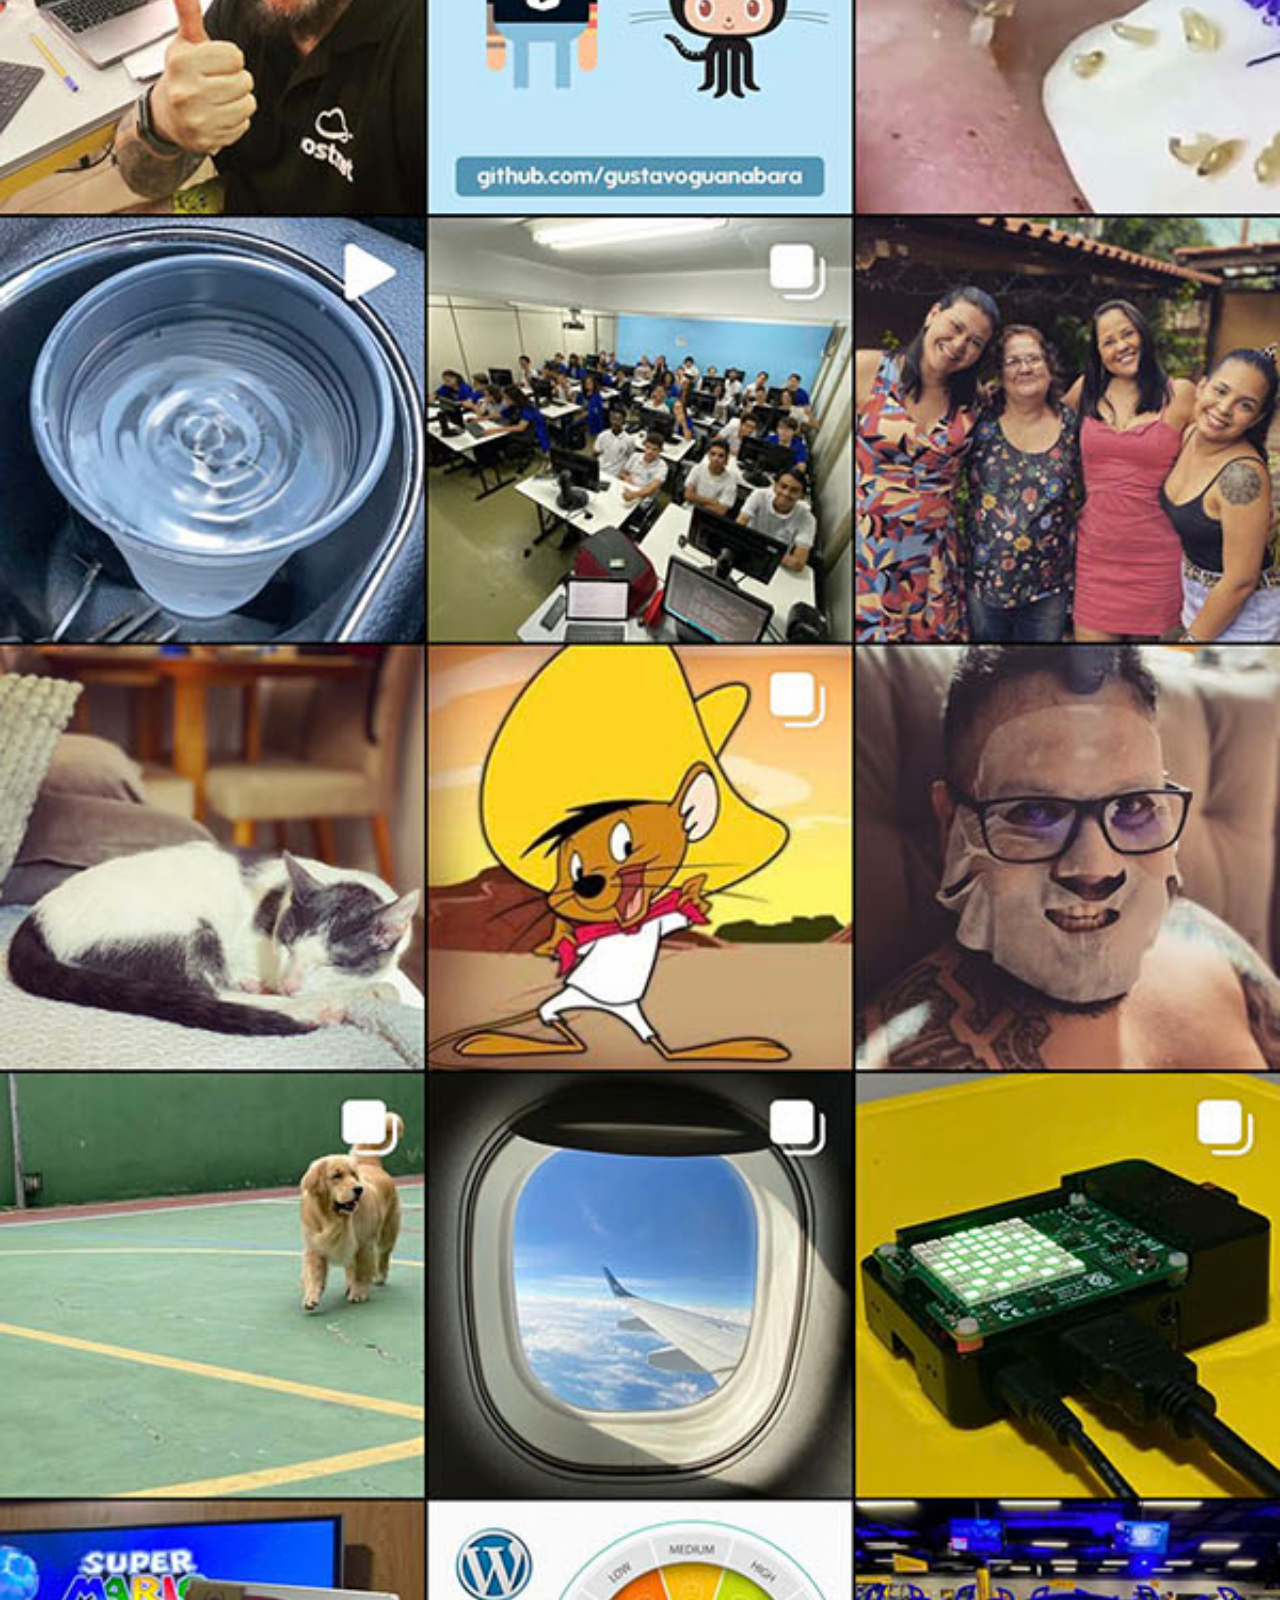
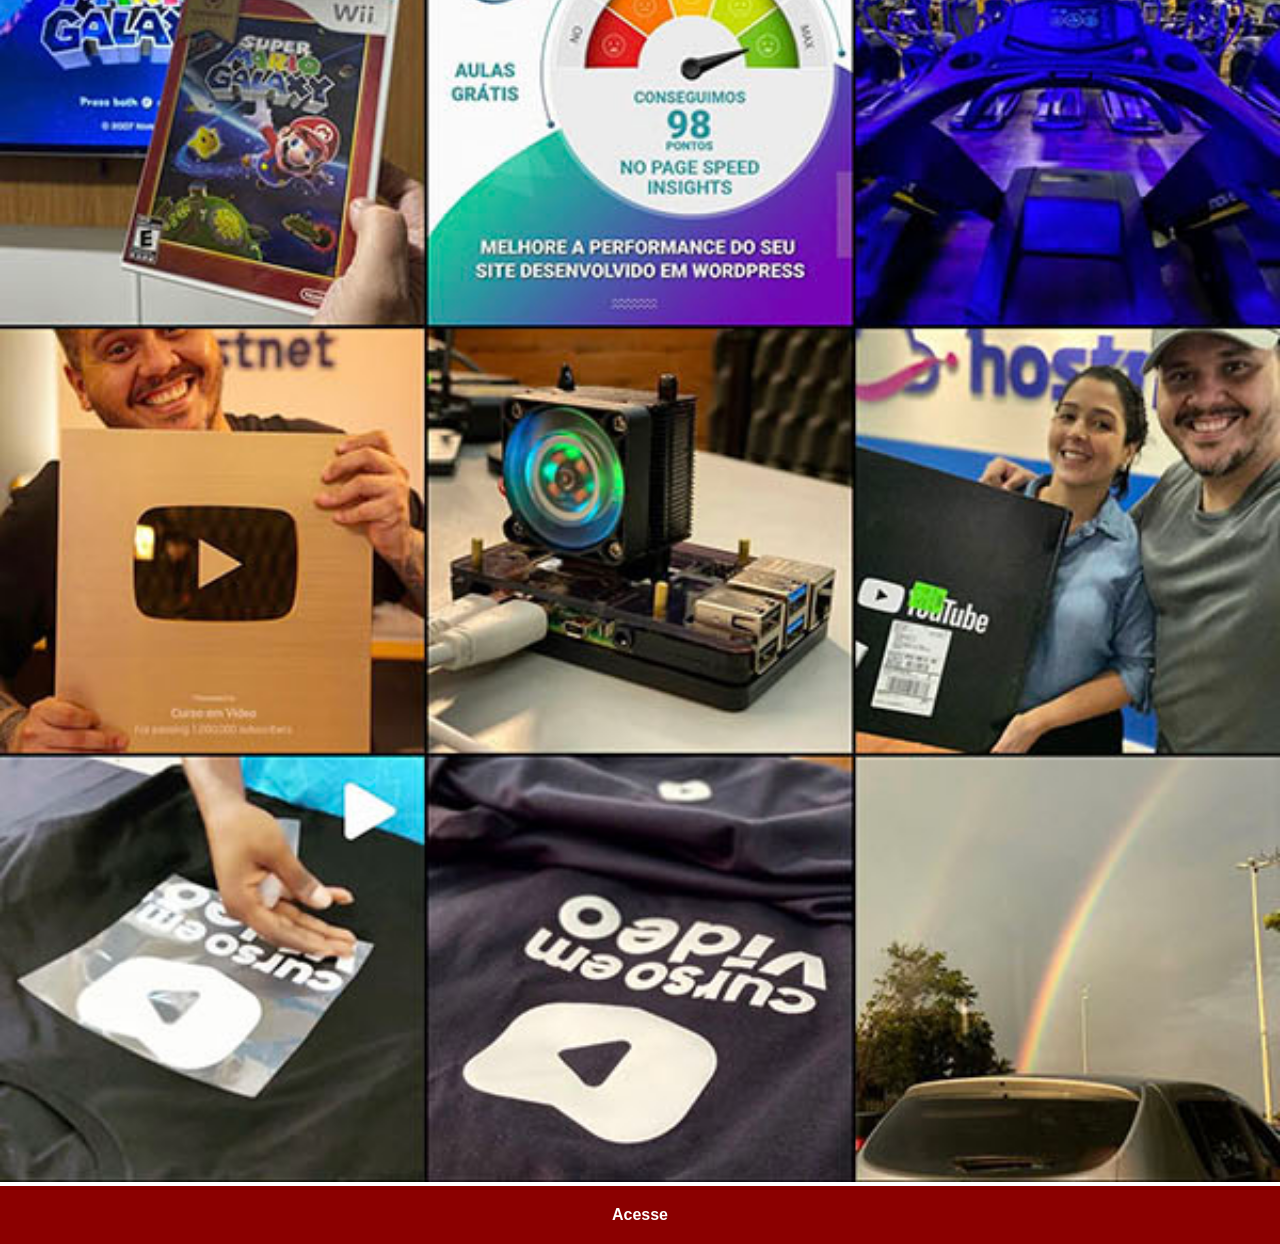
<file: instagram.html>
<!DOCTYPE html>
<html lang="pt-br">
<head>
    <meta charset="UTF-8">
    <meta name="viewport" content="width=device-width, initial-scale=1.0">
    <link rel="stylesheet" href="estilos/social.css">
    <title>Instagram</title>
</head>
<body>
    <img src="imagens/tela-instagram.jpg" alt="Instagram">
    <a href="https://www.instagram.com/gustavoguanabara/" target="_blank">Acesse</a>
</body>
</html>
</file>
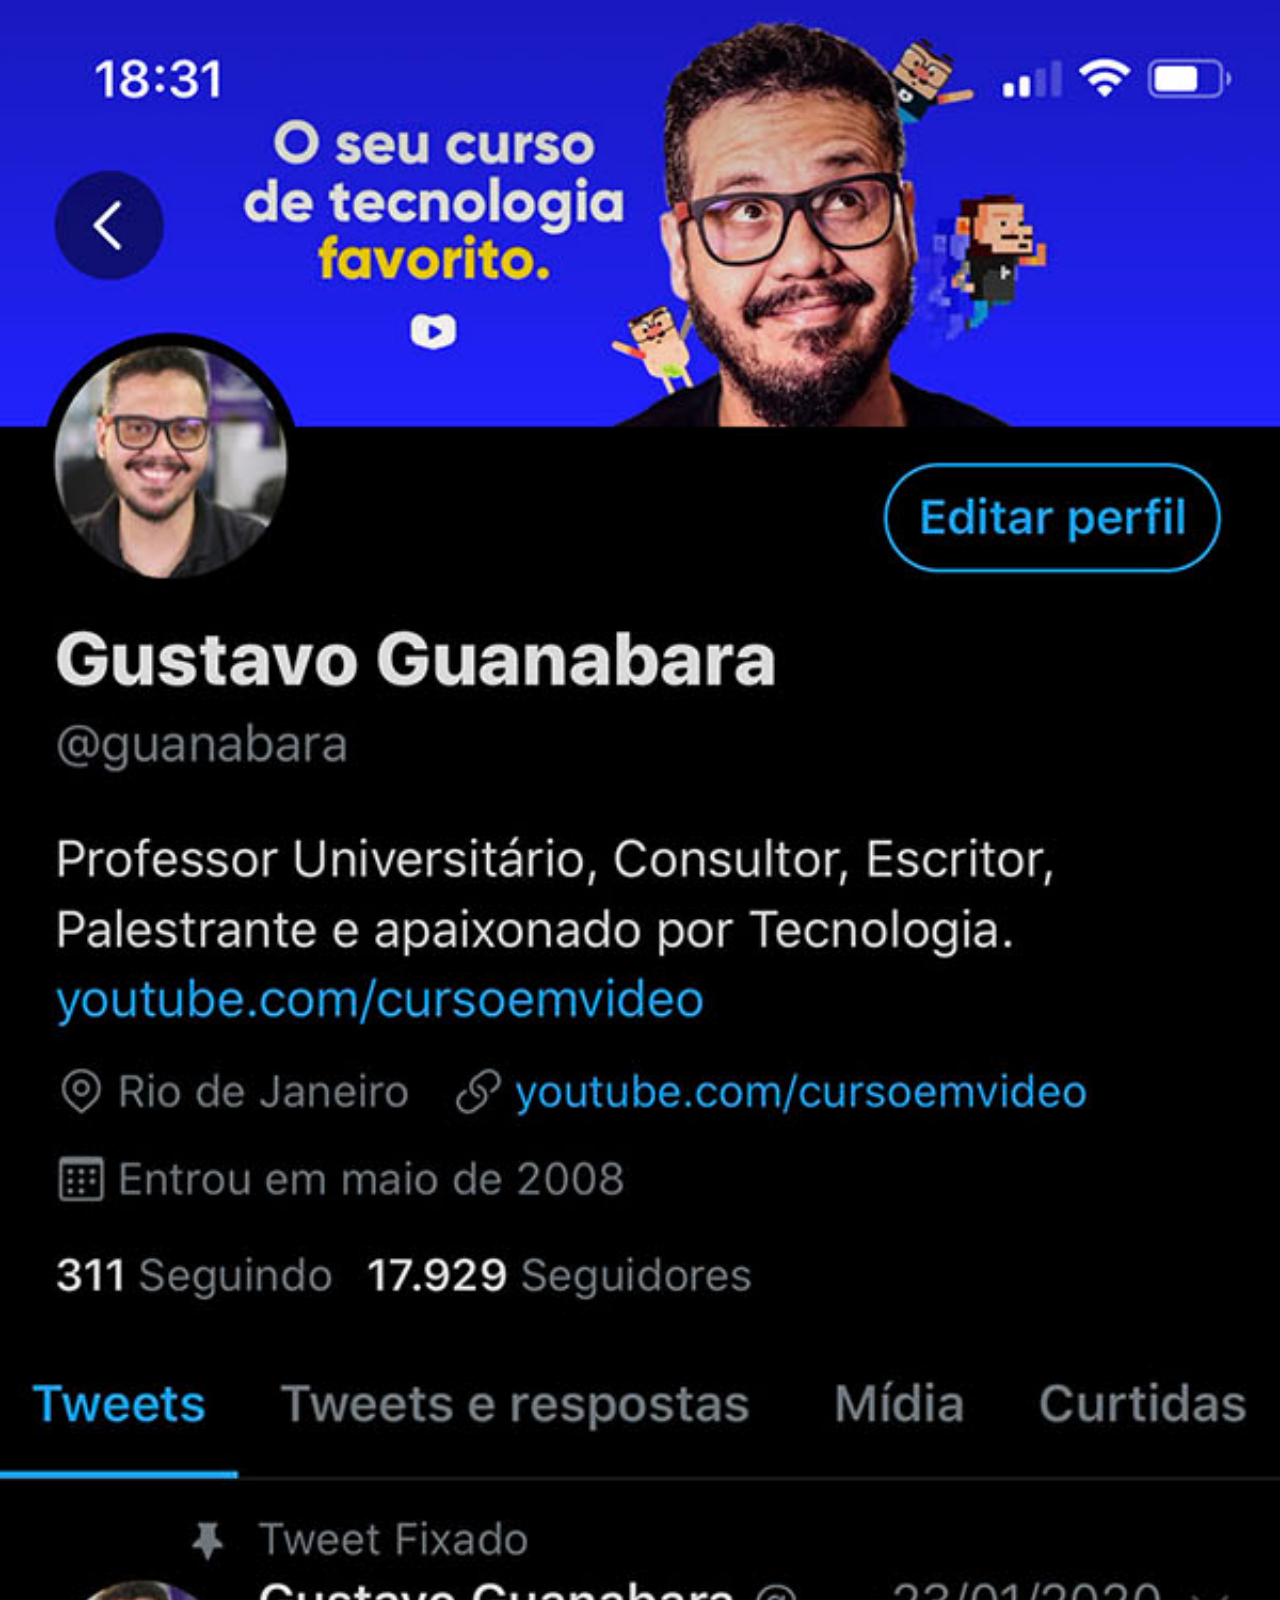
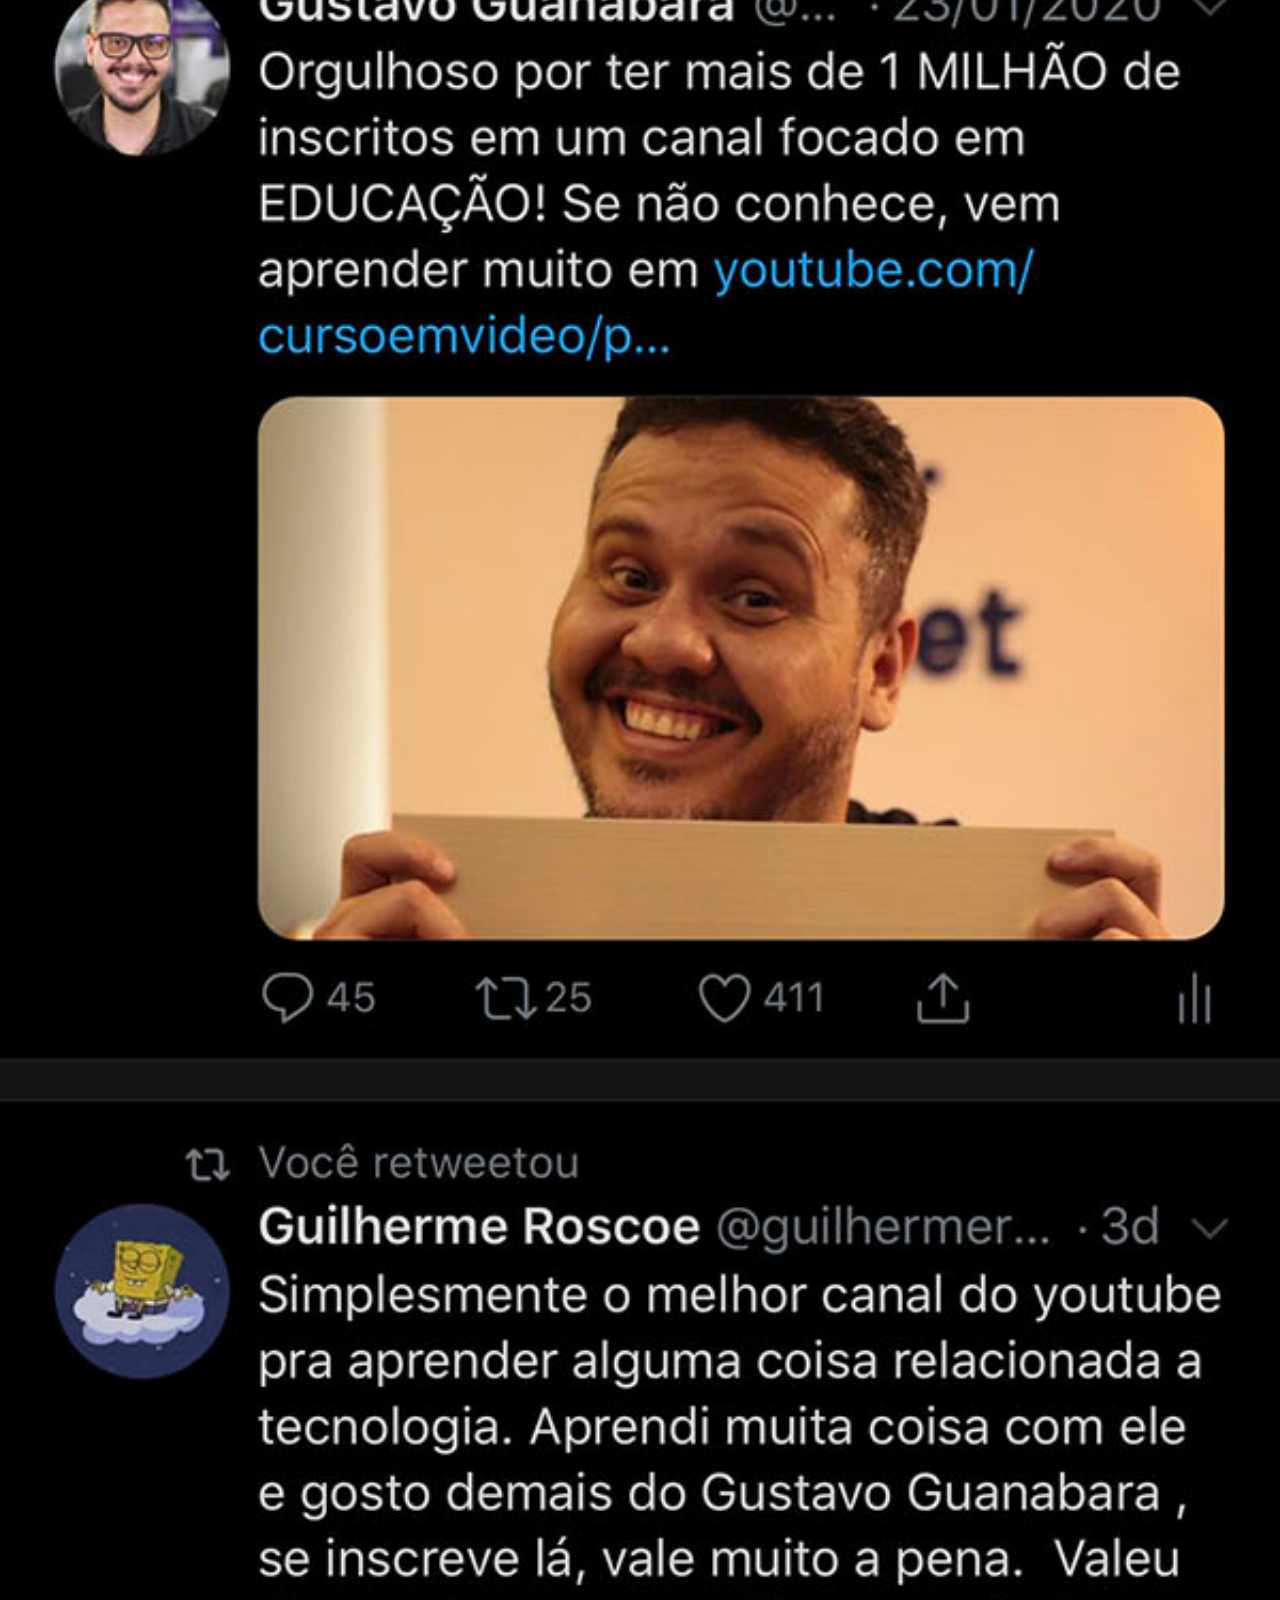
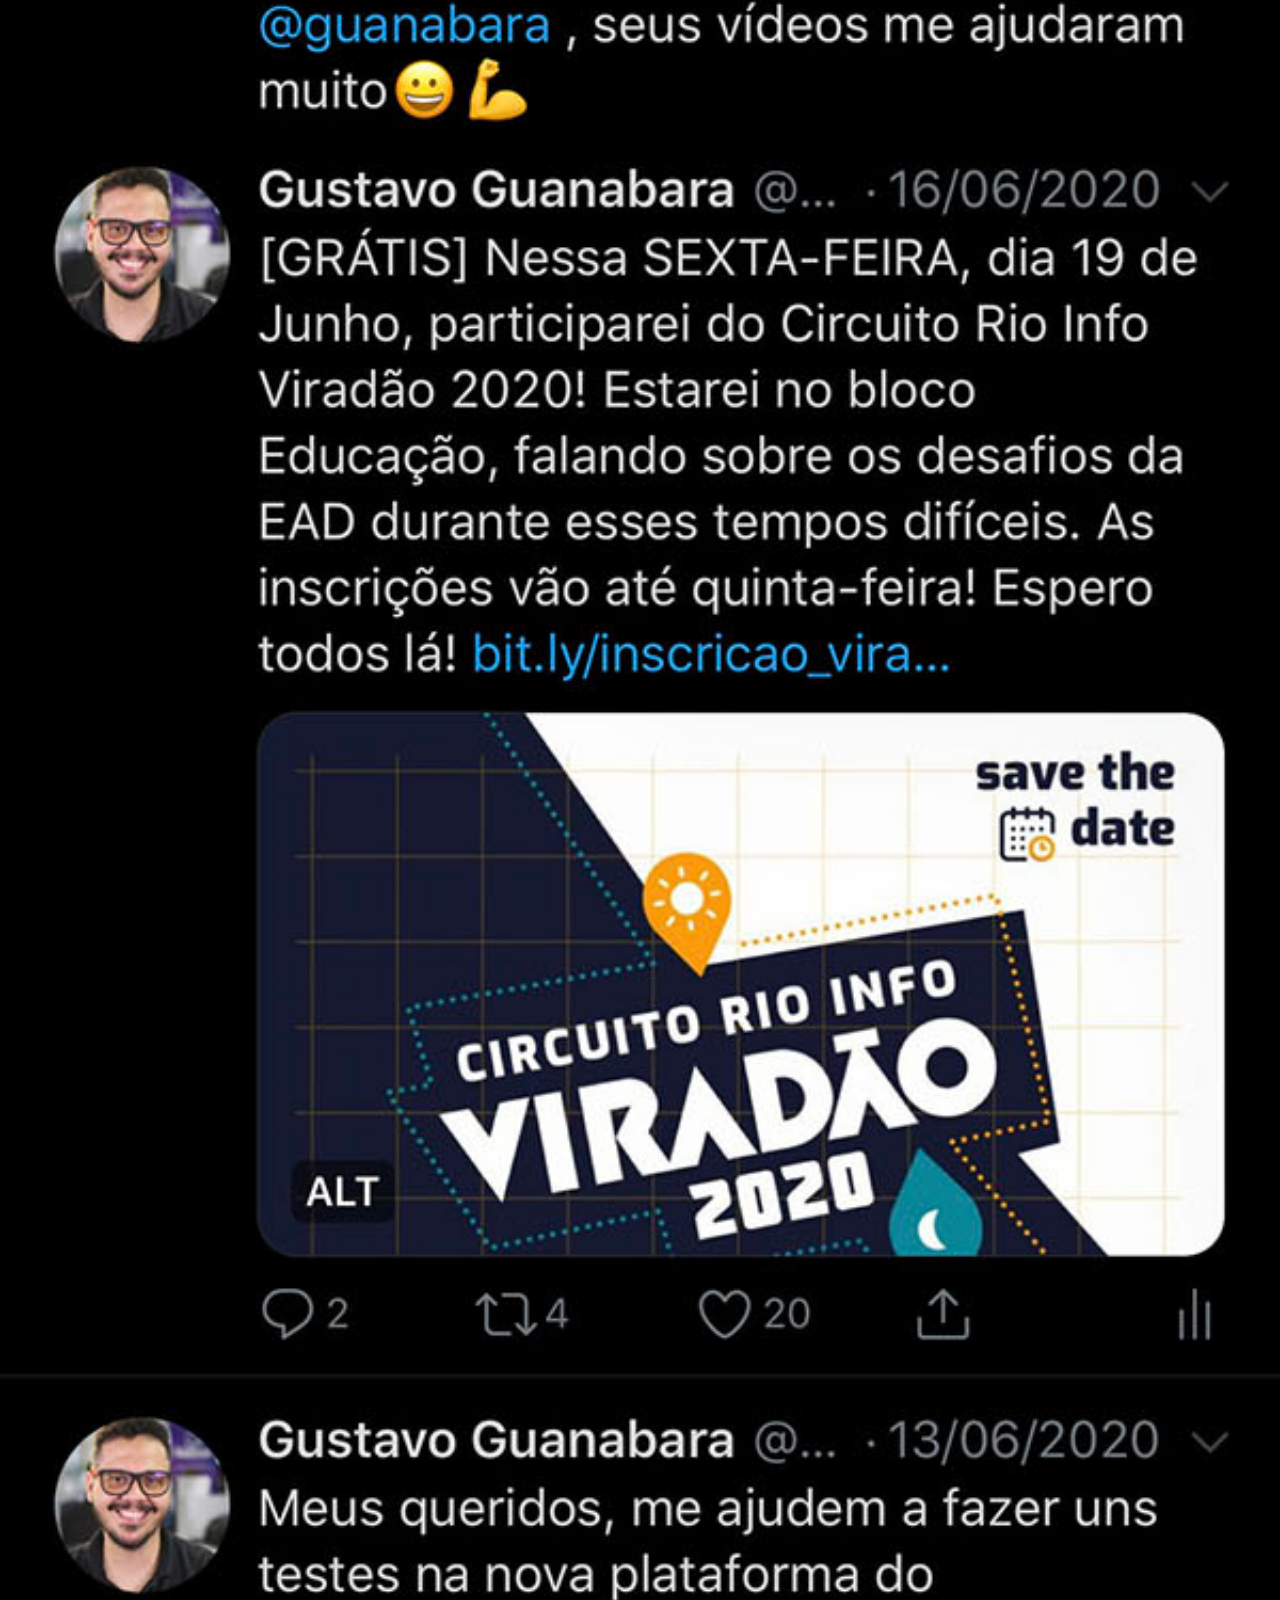
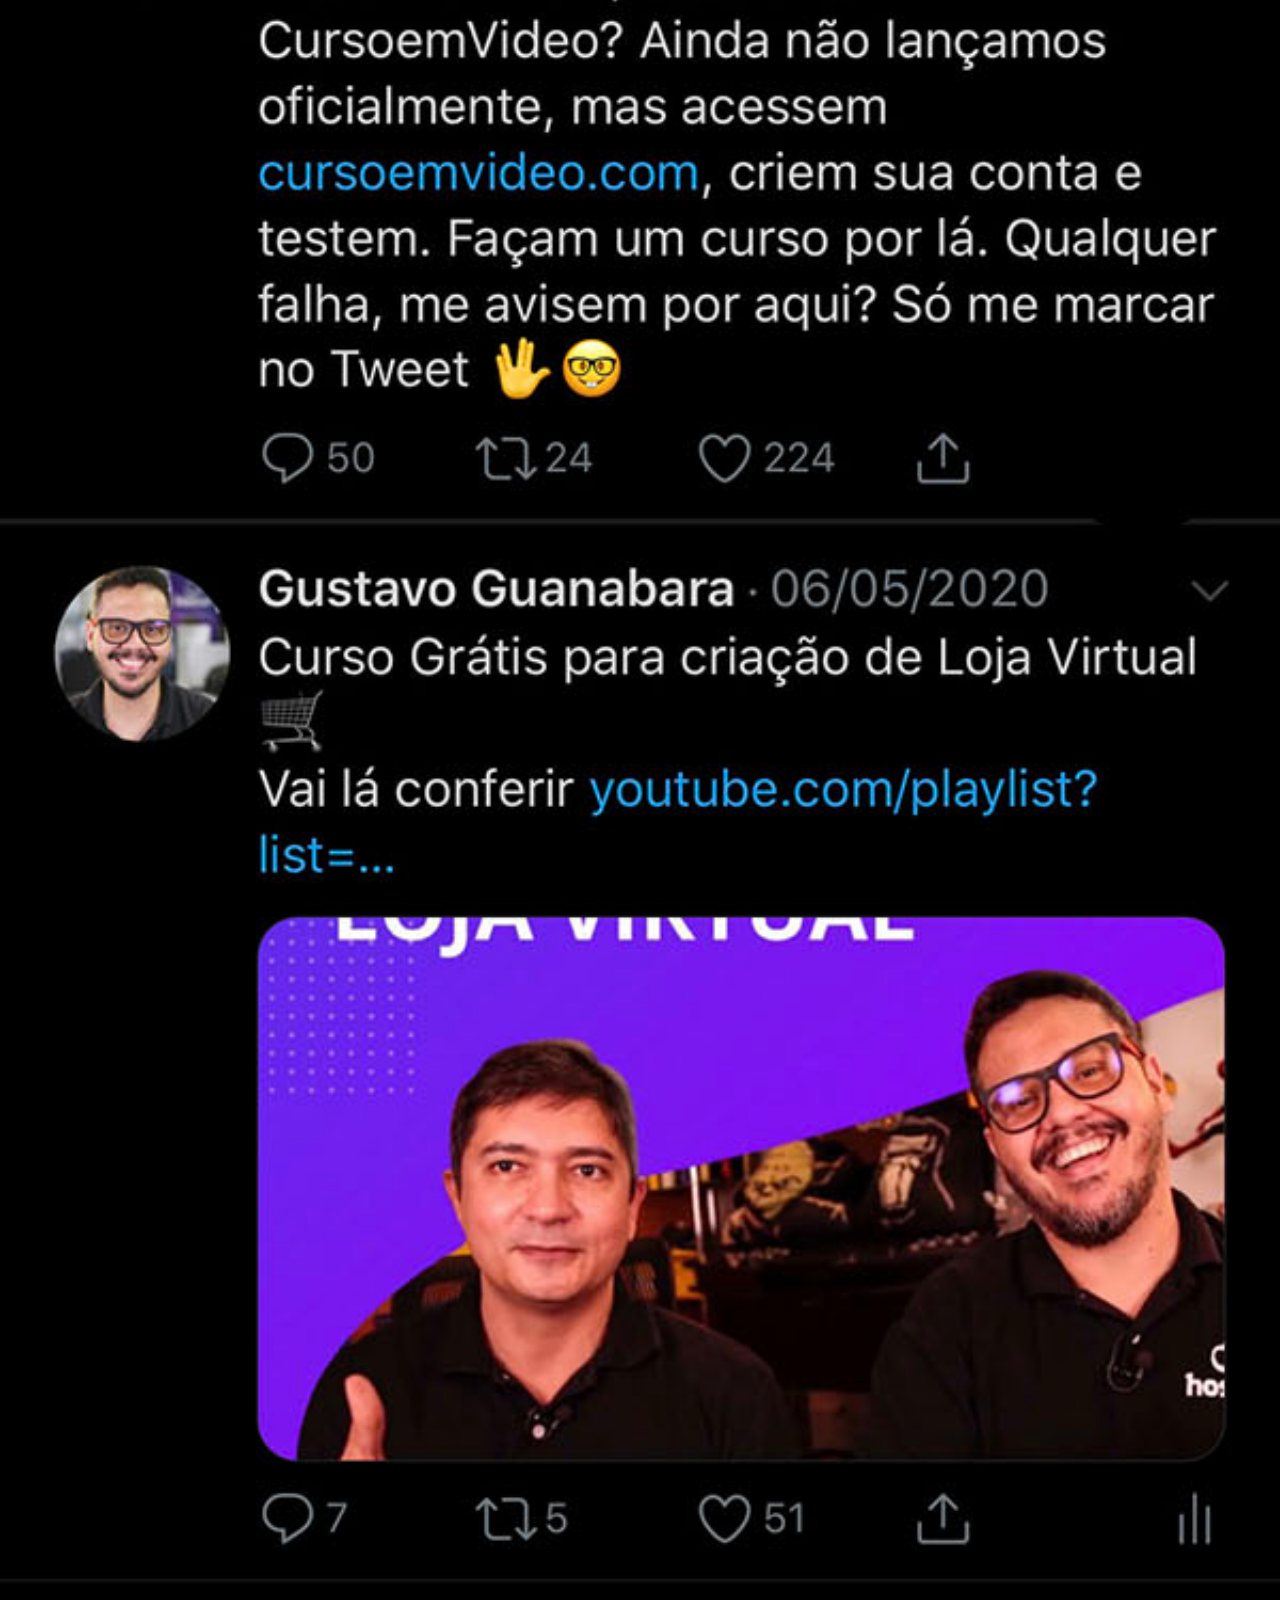
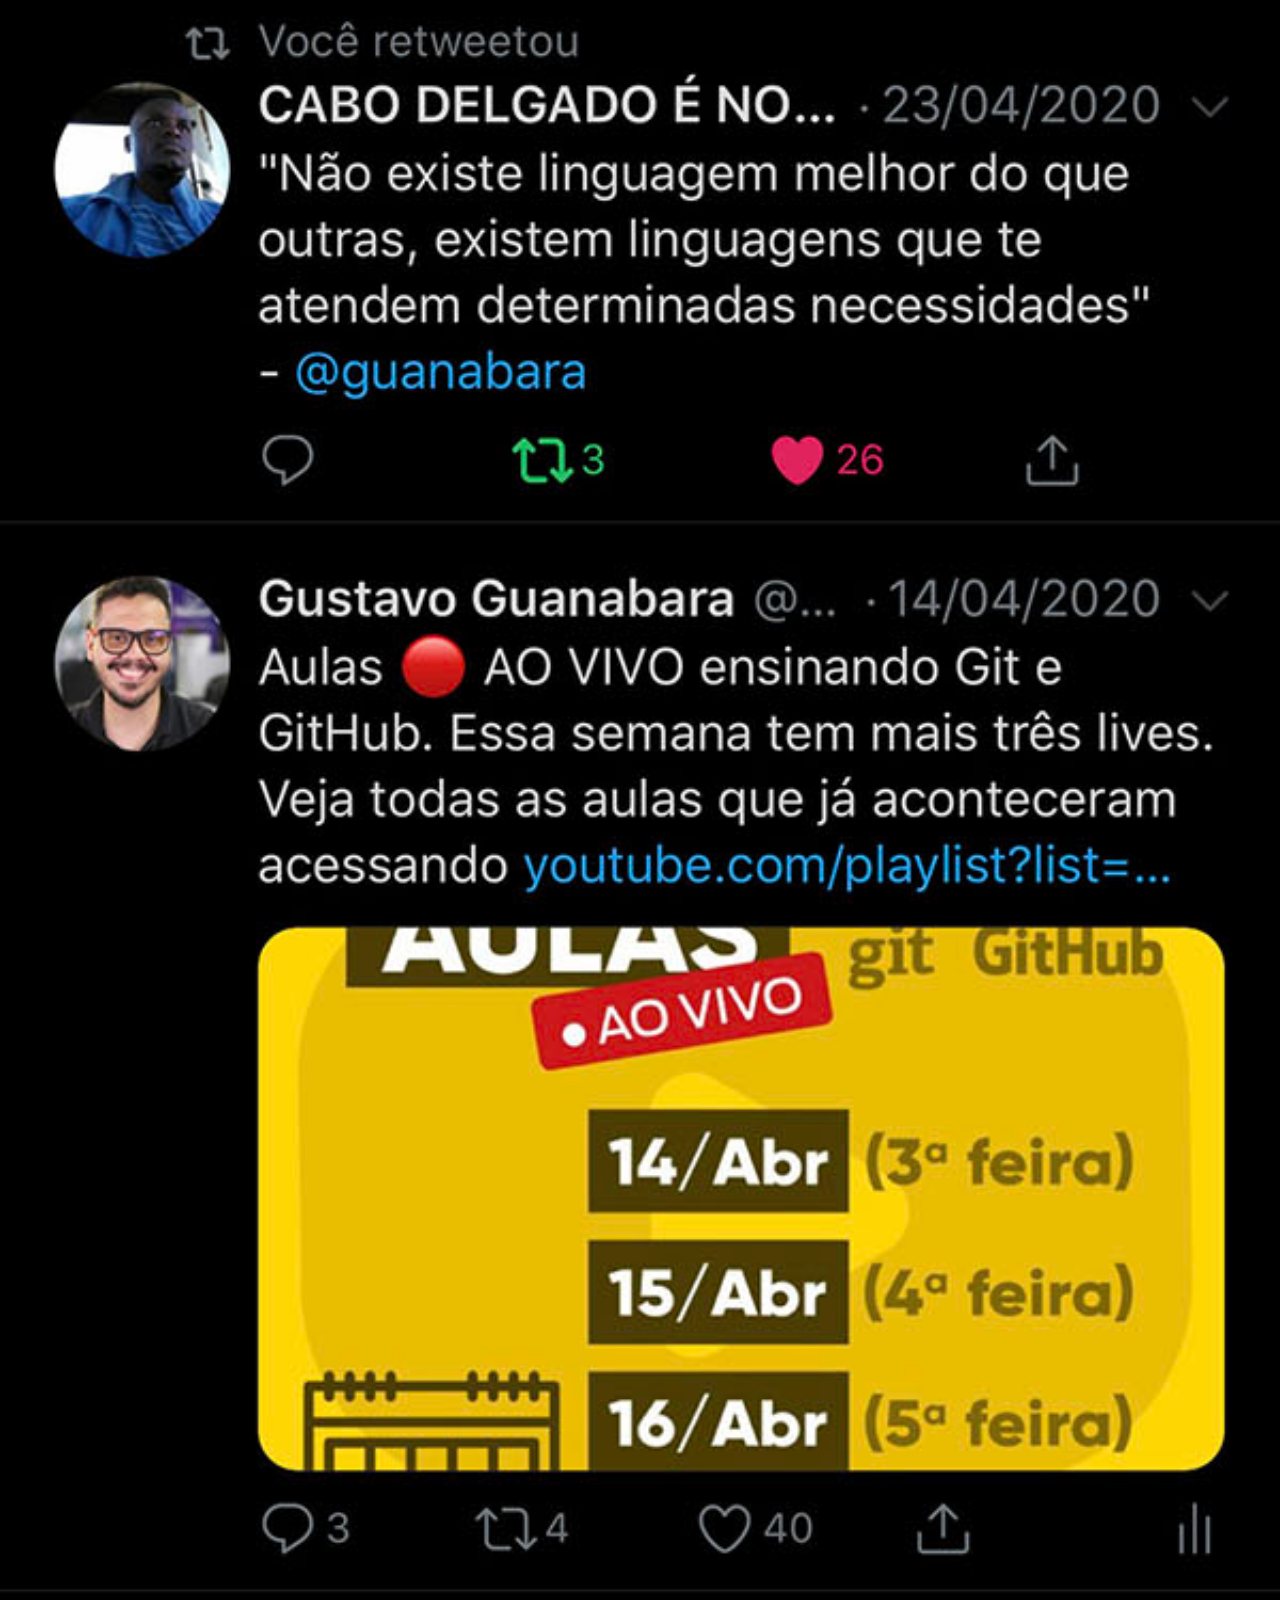
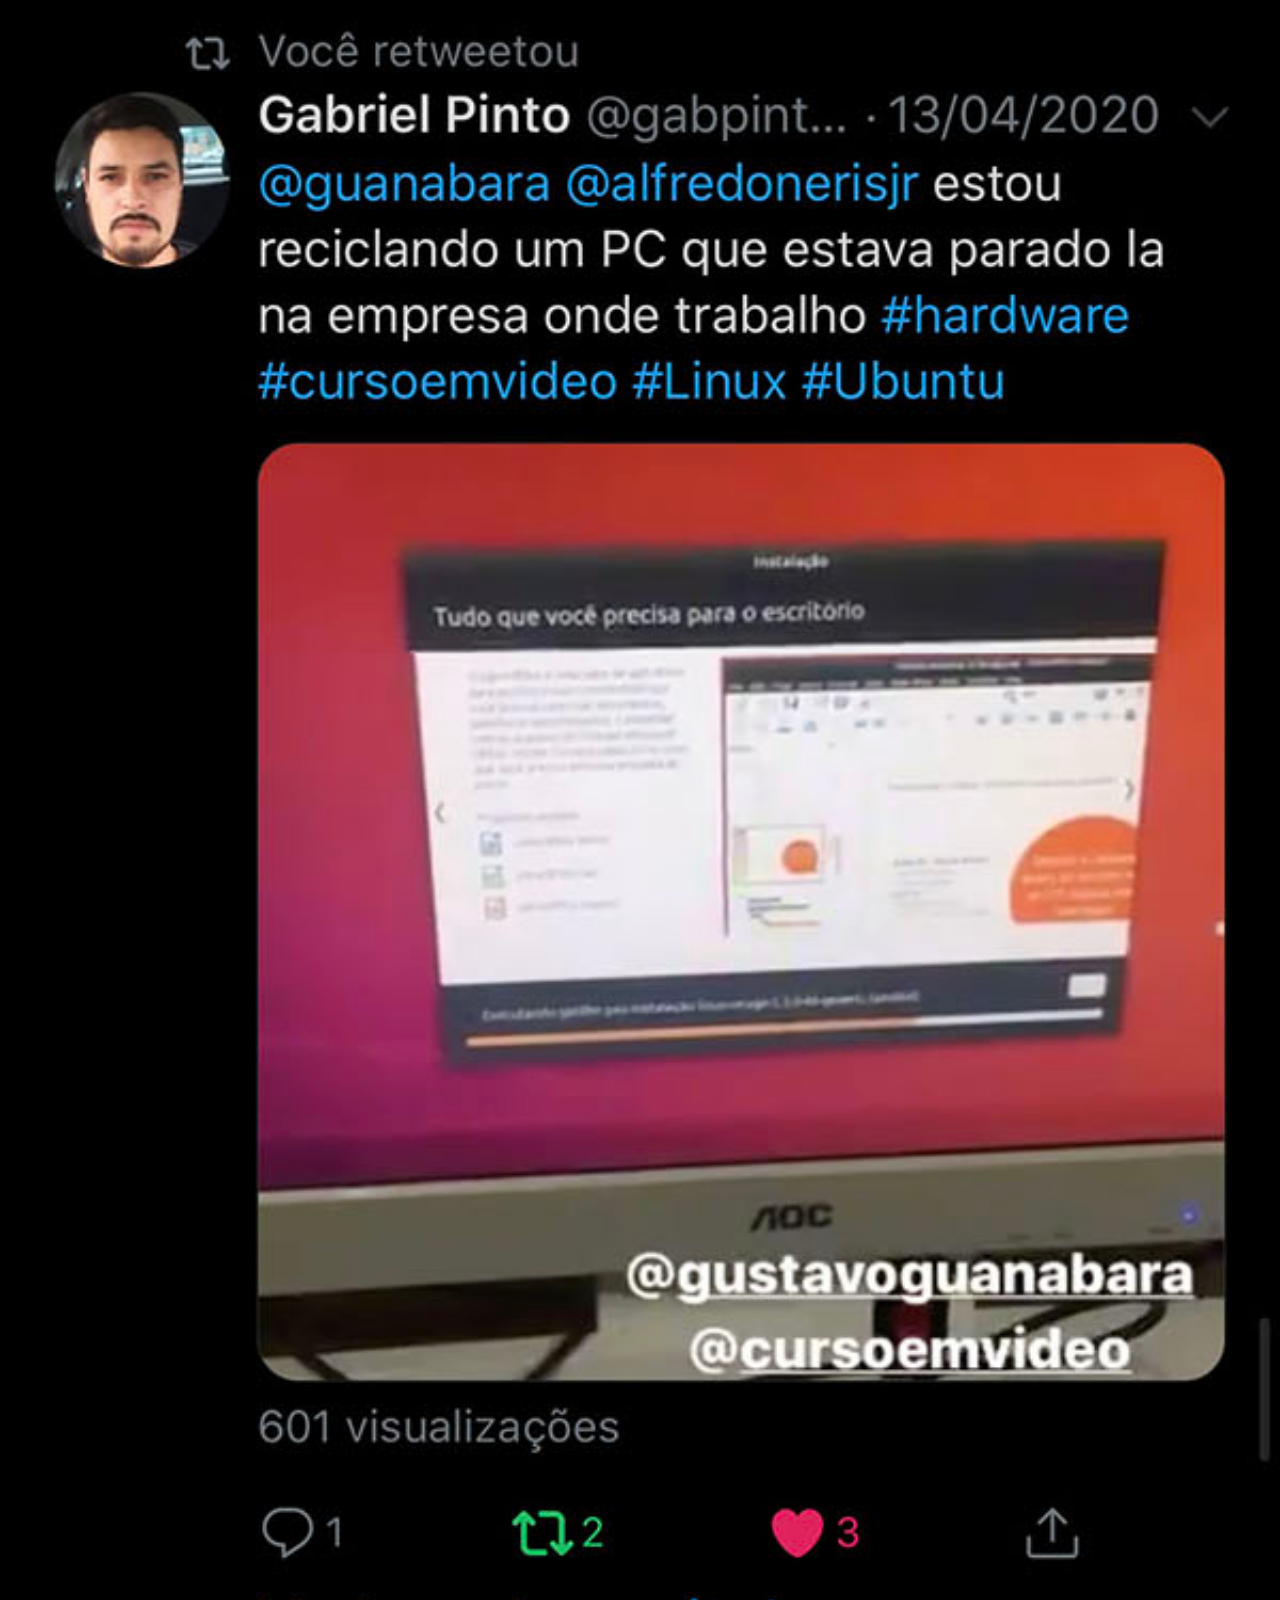
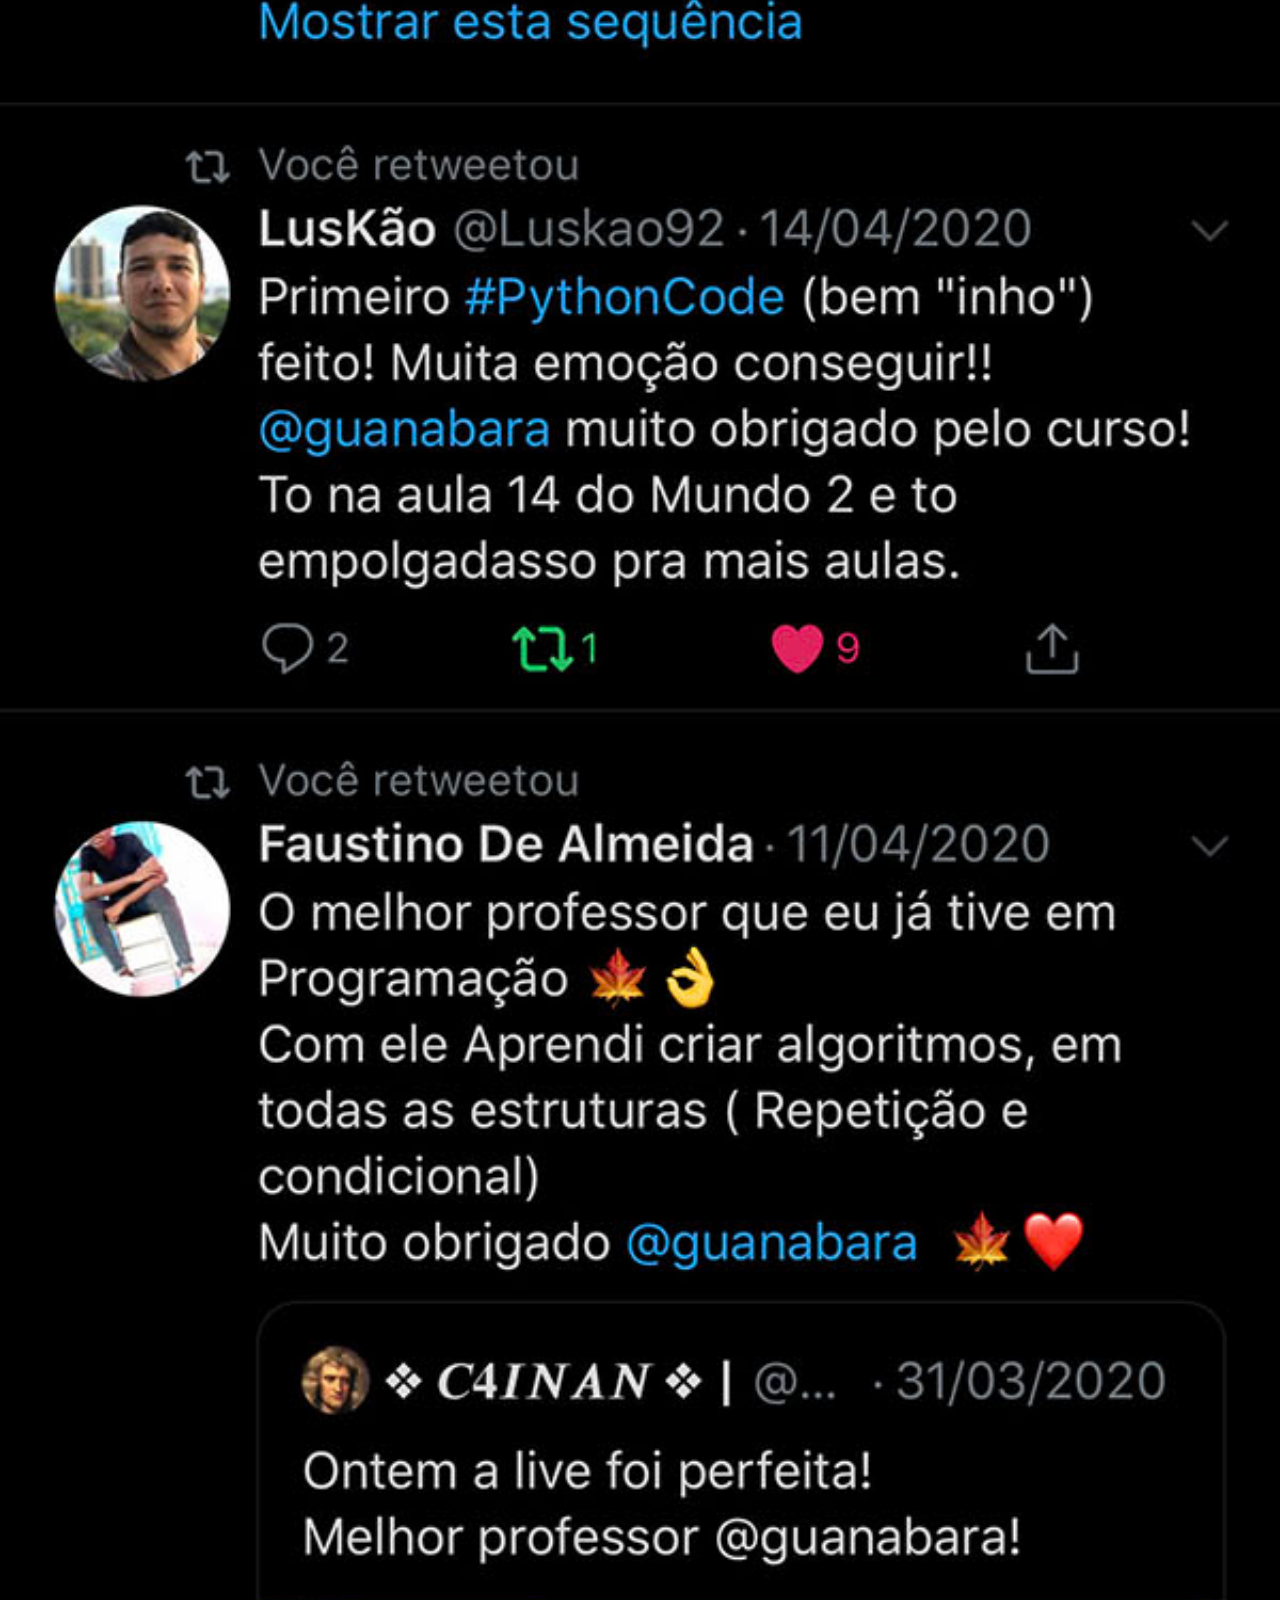
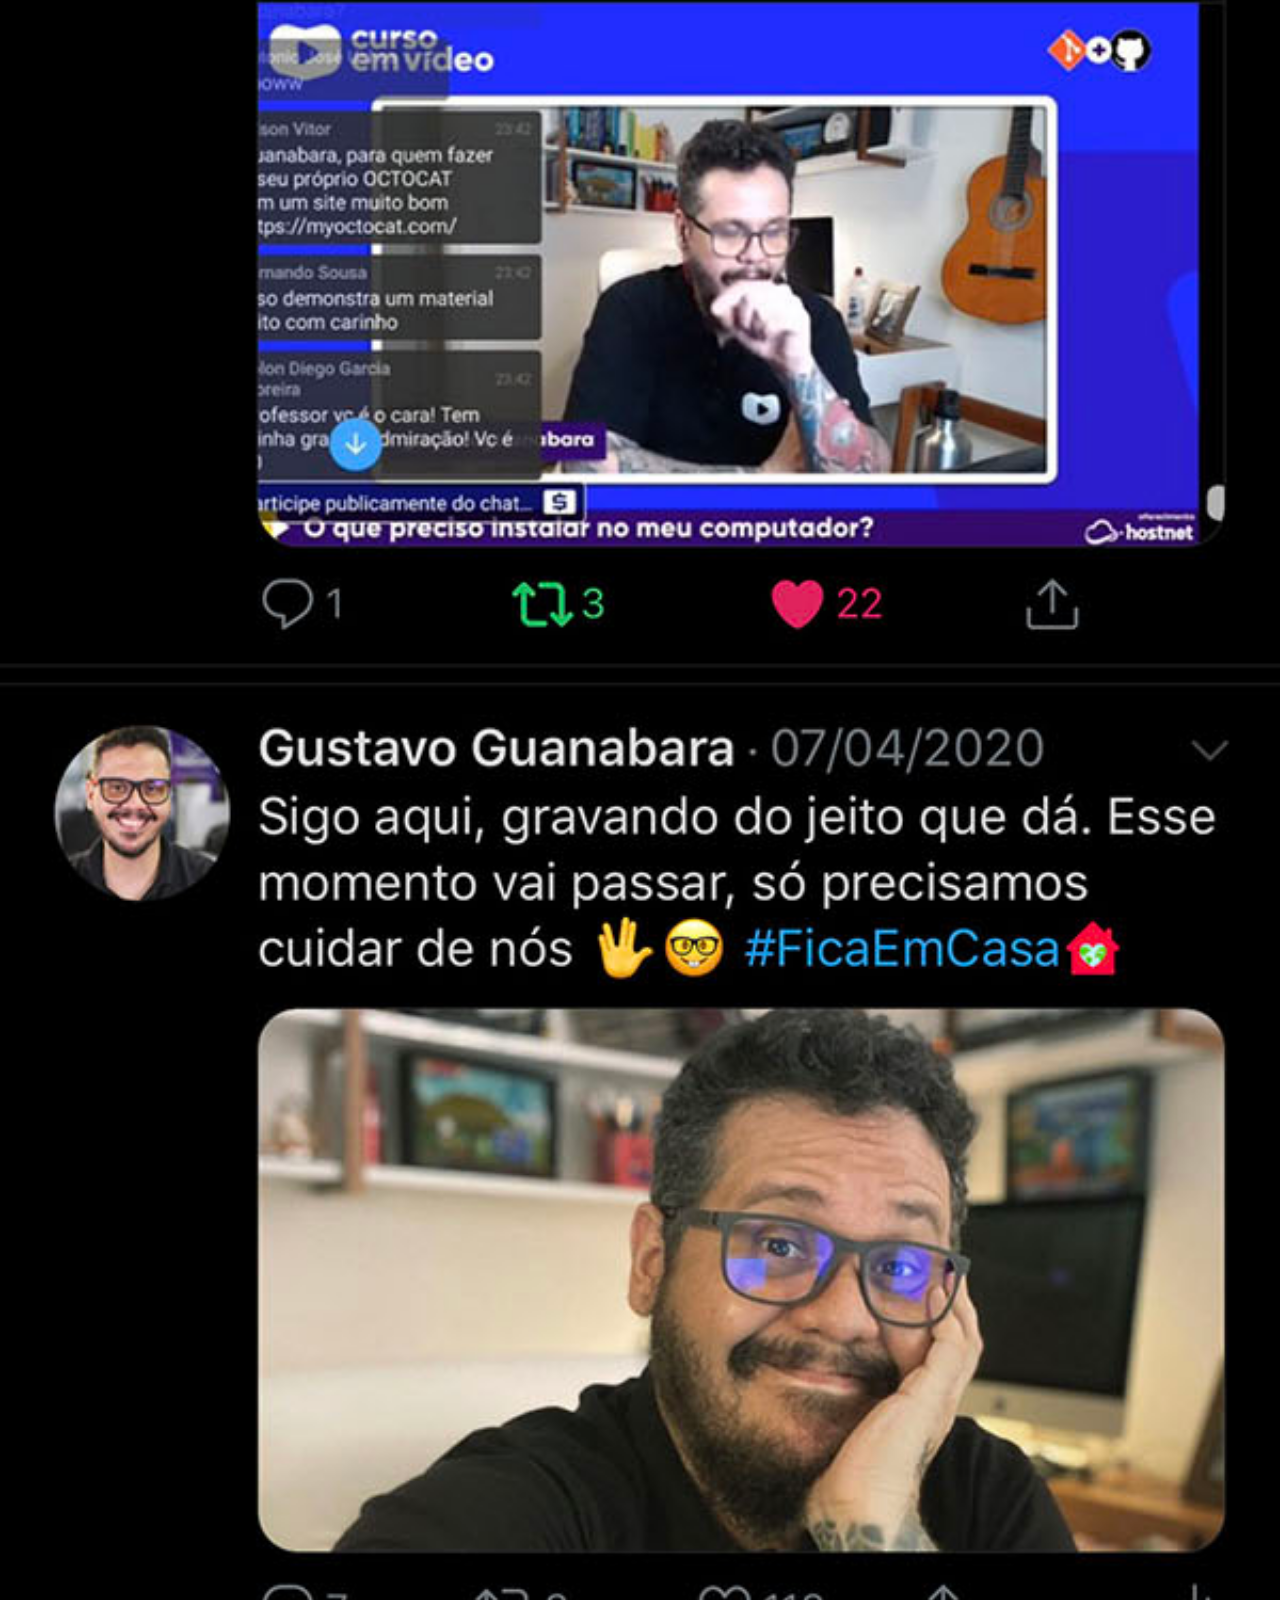
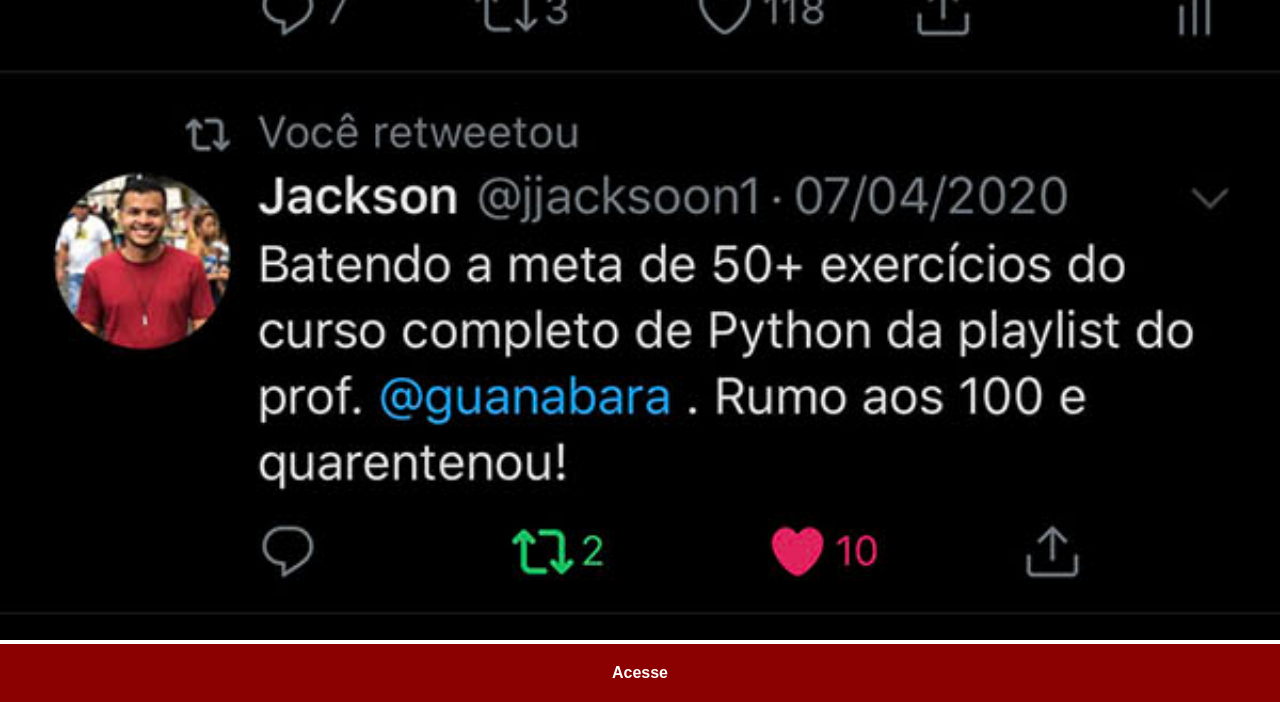
<file: twitter.html>
<!DOCTYPE html>
<html lang="pt-br">
<head>
    <meta charset="UTF-8">
    <meta name="viewport" content="width=device-width, initial-scale=1.0">
    <link rel="stylesheet" href="estilos/social.css">
    <title>Twitter</title>
</head>
<body>
    <img src="imagens/tela-twitter.jpg" alt="Twitter" >
    <a href="https://x.com/guanabara" target="_blank">Acesse</a>
    
</body>
</html>
</file>
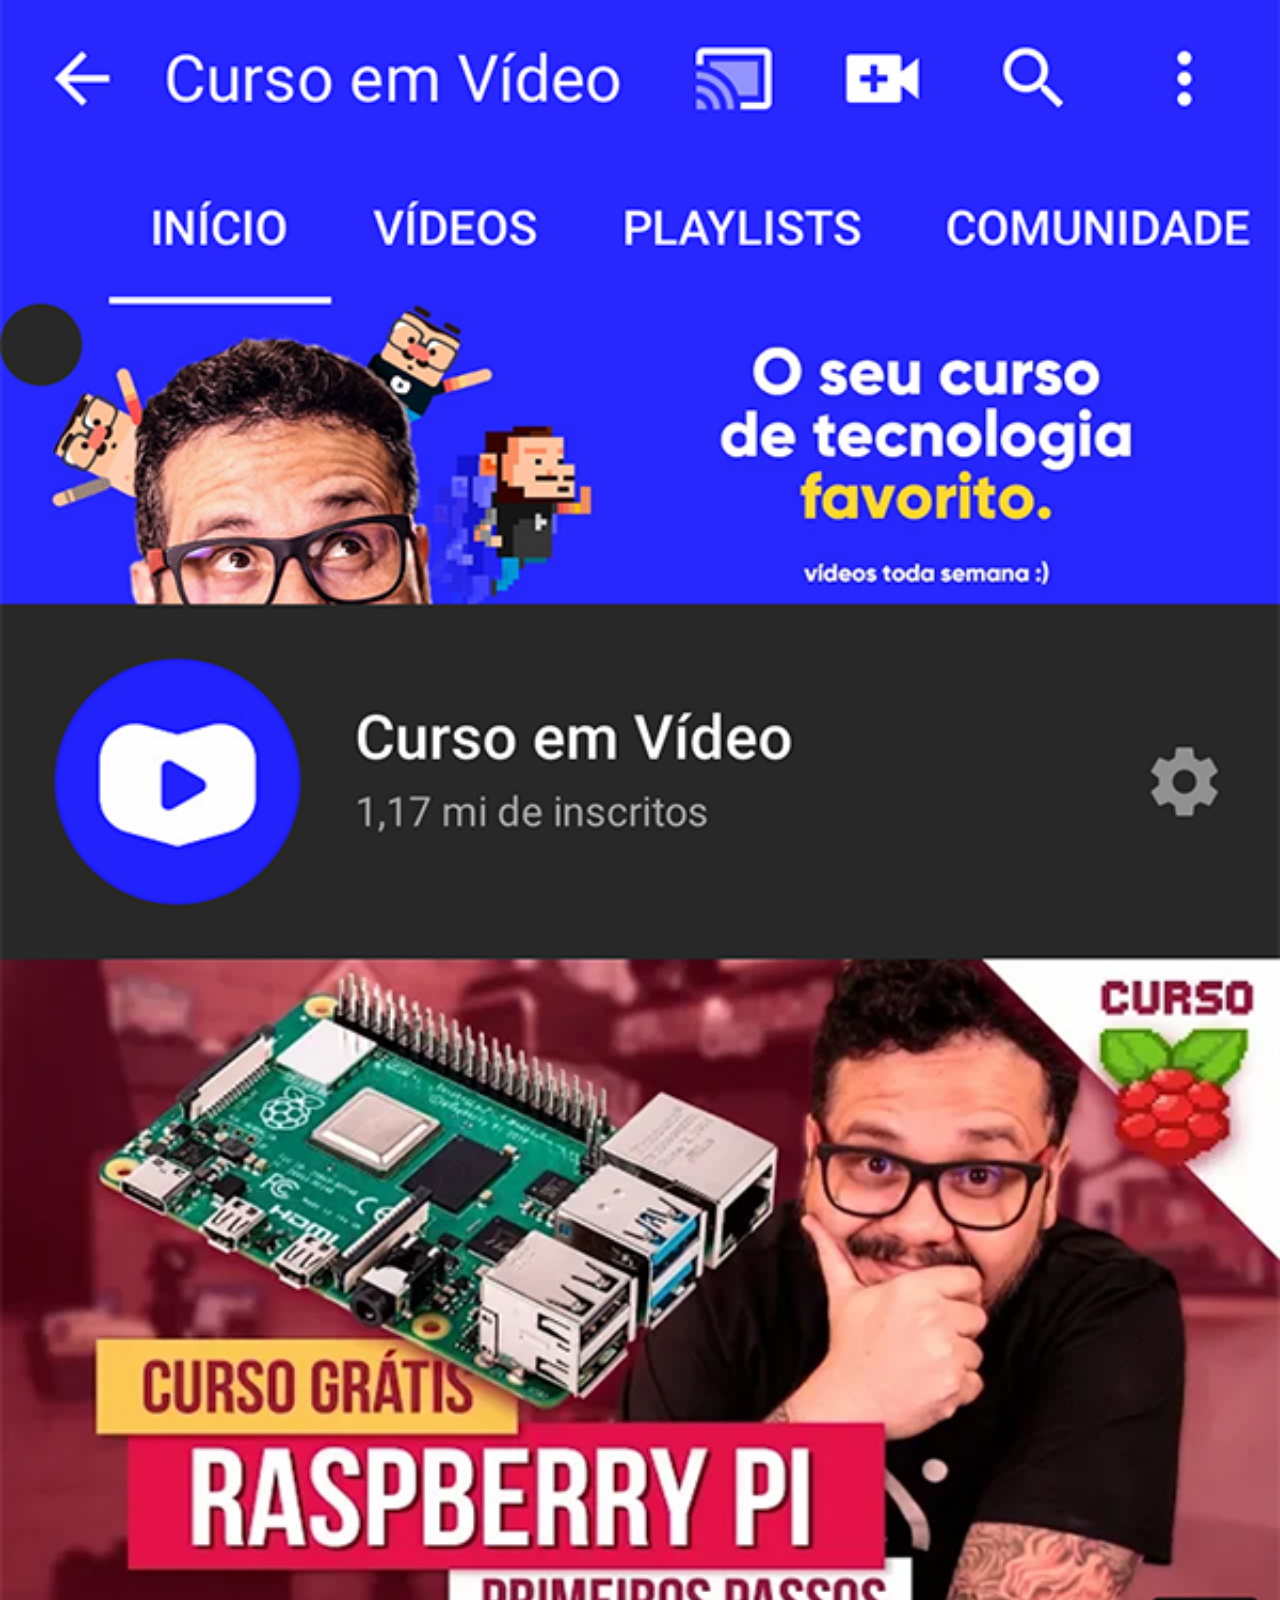
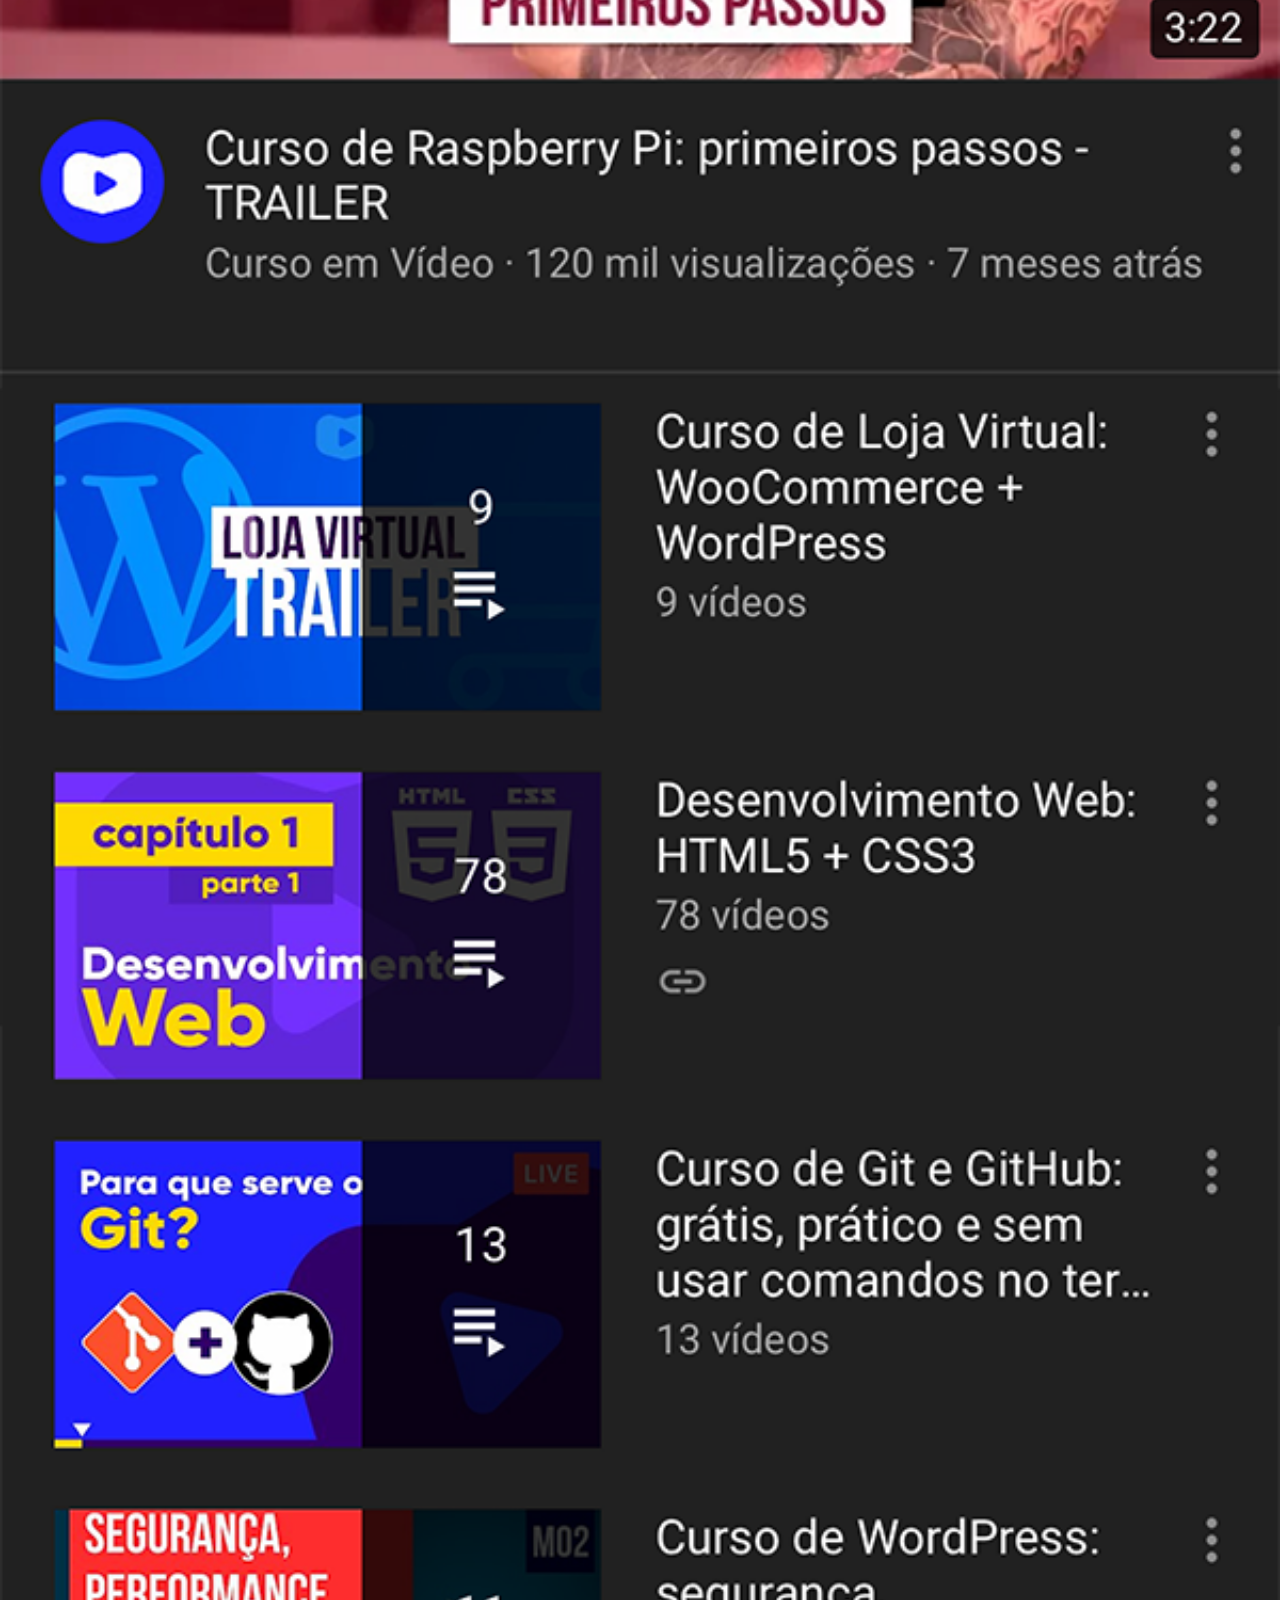
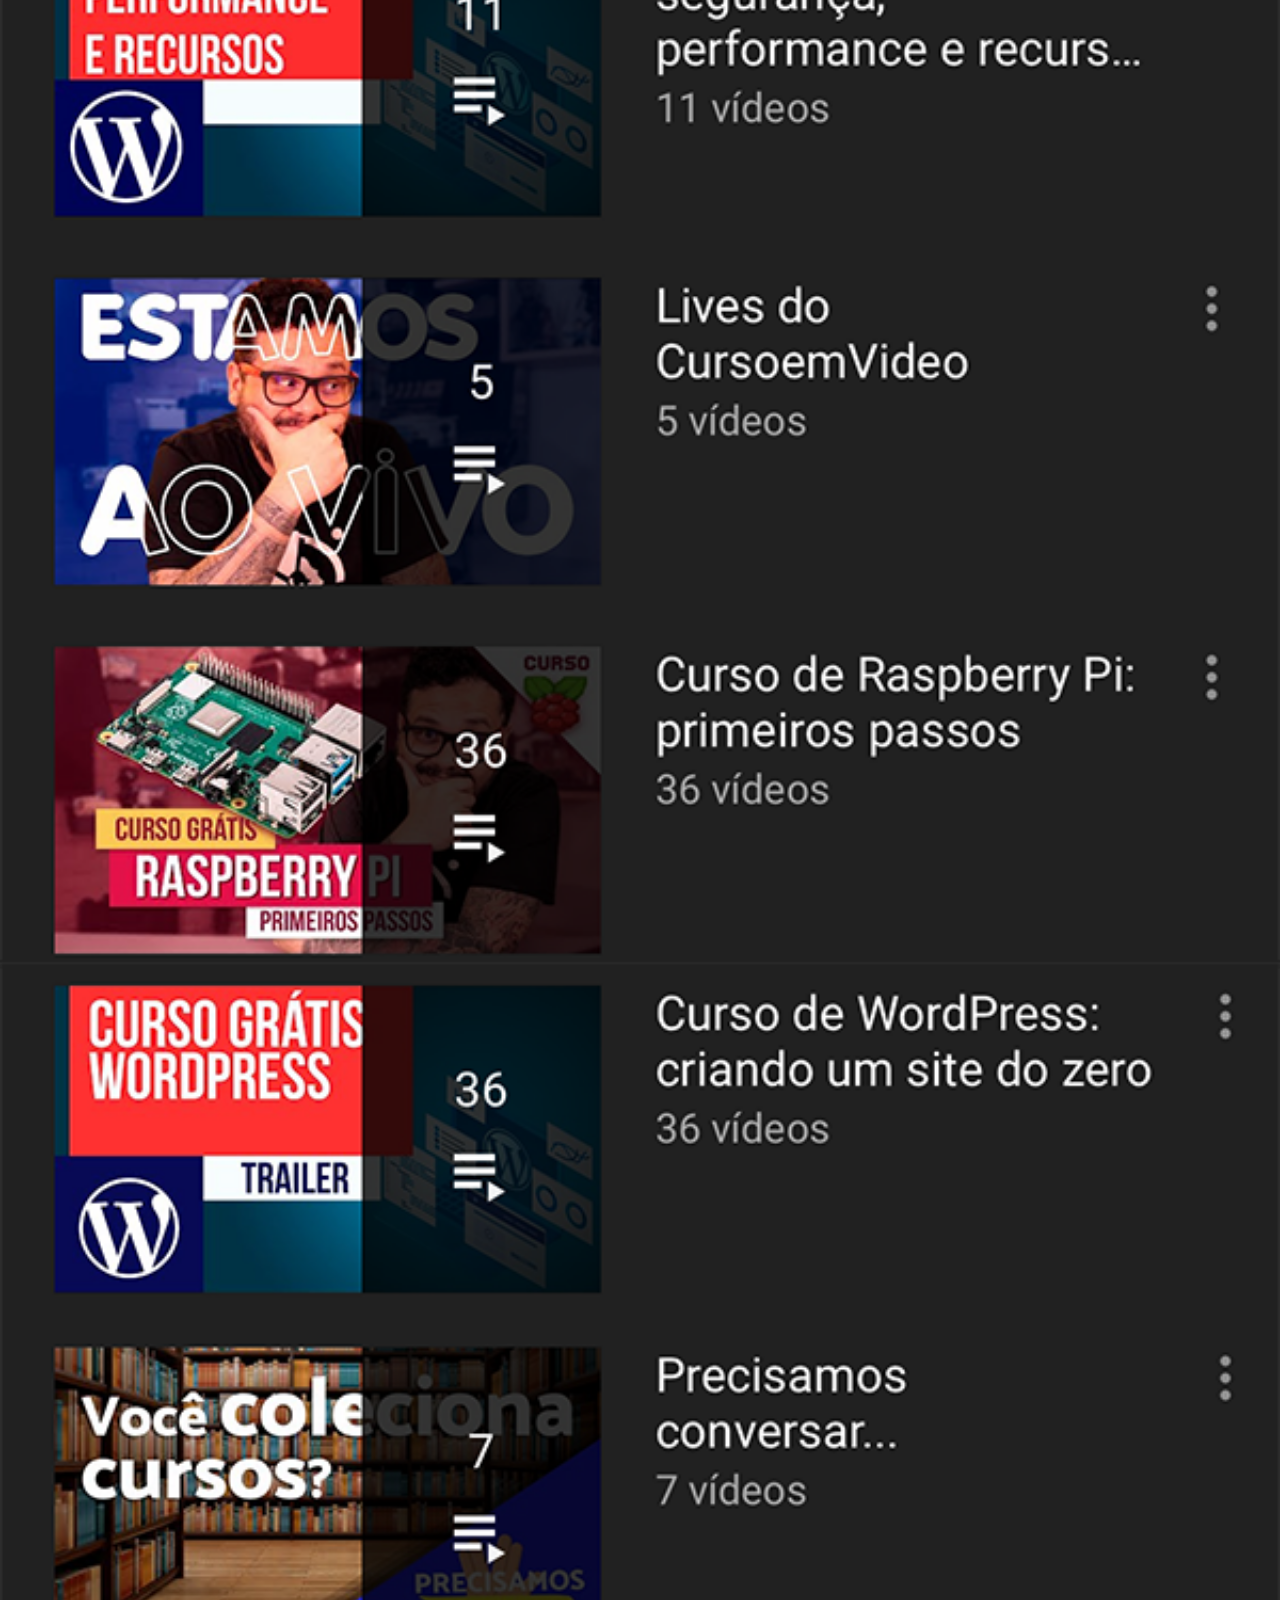
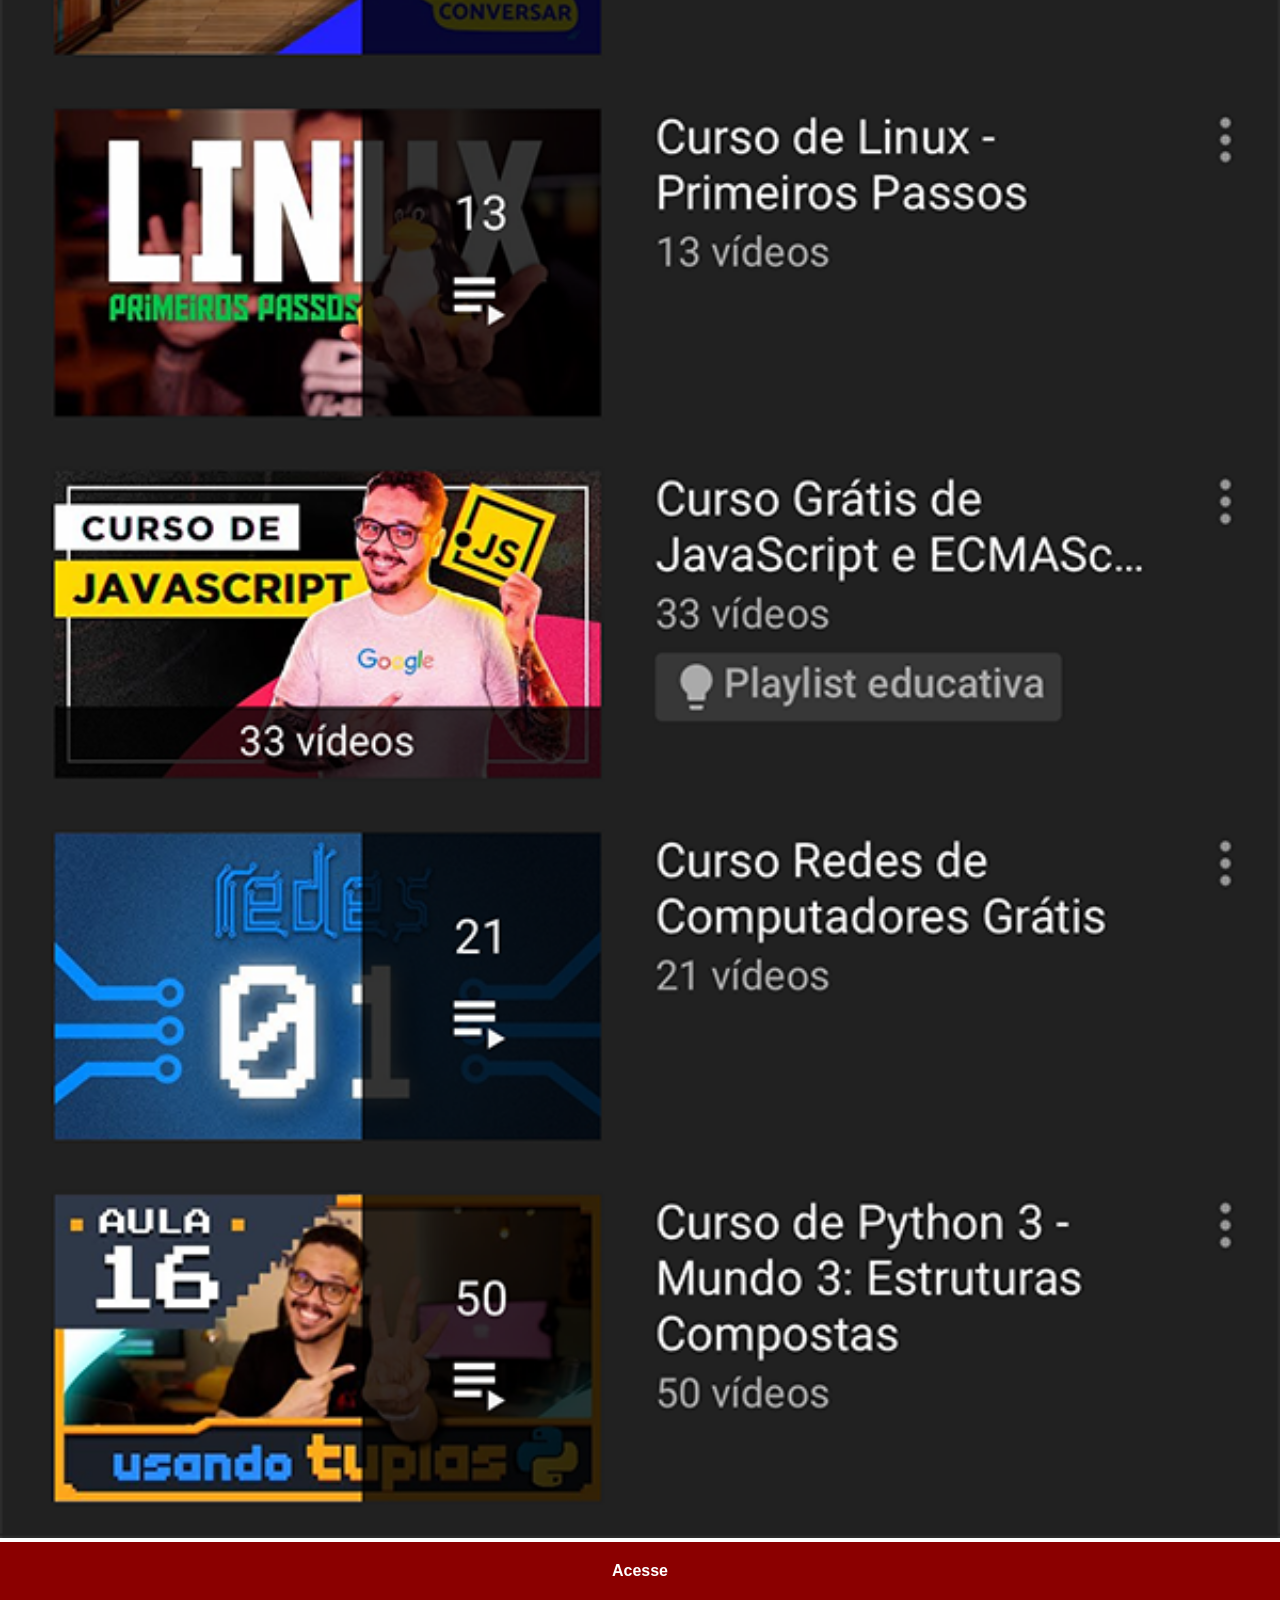
<file: youtube.html>
<!DOCTYPE html>
<html lang="pt-br">
<head>
    <meta charset="UTF-8">
    <meta name="viewport" content="width=device-width, initial-scale=1.0">
    <link rel="stylesheet" href="estilos/social.css">
    <title>Youtube</title>
</head>

<body>
    <img src="imagens/tela-youtube.png" alt="Youtube" >
    <a href="https://www.youtube.com/cursoemvideo" target="_blank">Acesse</a>
    
</body>
</html>
</file>
<file: estilos/style.css>
@charset "UTF-8";

*{
    margin: 0px;
    padding: 0px;
    font-family: Arial, Helvetica, sans-serif;
}

html, body{
    height: 100vh;
    width: 100vw;
    background-color: black;
}

body{
    background: url(../imagens/fundo-madeira.jpg) no-repeat top center;
    background-size: cover;
    background-attachment: fixed;
}

main{
    height: 100vh;
    position: relative;
}

section#telefone{
    position: absolute;
    top: 50%;
    left: 50%;
    transform: translate(-50%, -50%);

    height: 627px;
    width: 311px;
    background-color: blueviolet;
    background: url(../imagens/frame-iphone.png) no-repeat;

}

iframe#tela{
    position: relative;
    top: 80px;
    left: 22px;
    width: 267px;
    height: 471px;
}

section#redes-sociais{
    text-align: right;
}

section#redes-sociais img{
    width: 50px;
    margin: 10px 5px 10px 40px;
    border-radius: 50%;
    box-shadow: 2px 2px 5px rgba(0, 0, 0, 0.425);
    box-sizing: border-box;

}

section#redes-sociais img:hover{
    border: 2px solid rgba(255, 255, 255, 0.61);
    transform: translate(-3px, -3px);
    box-shadow: 5px 5px 10px rgba(0, 0, 0, 0.616);
    transition: 0.2s border 0.3s;
}
</file>
<file: estilos/social.css>
@charset "UTF-8";

*{
    margin: 0px;
    padding: 0px;
    font-family: Arial, Helvetica, sans-serif;
}

img{
    width: 100vw;

}

a{
    display: block;
    background-color: darkred;
    color: white;
    padding: 20px;
    text-align: center;
    font-weight: bolder;
    text-decoration: none;
}

a:hover{
    background-color: red;
    text-decoration: underline;
}
</file>
